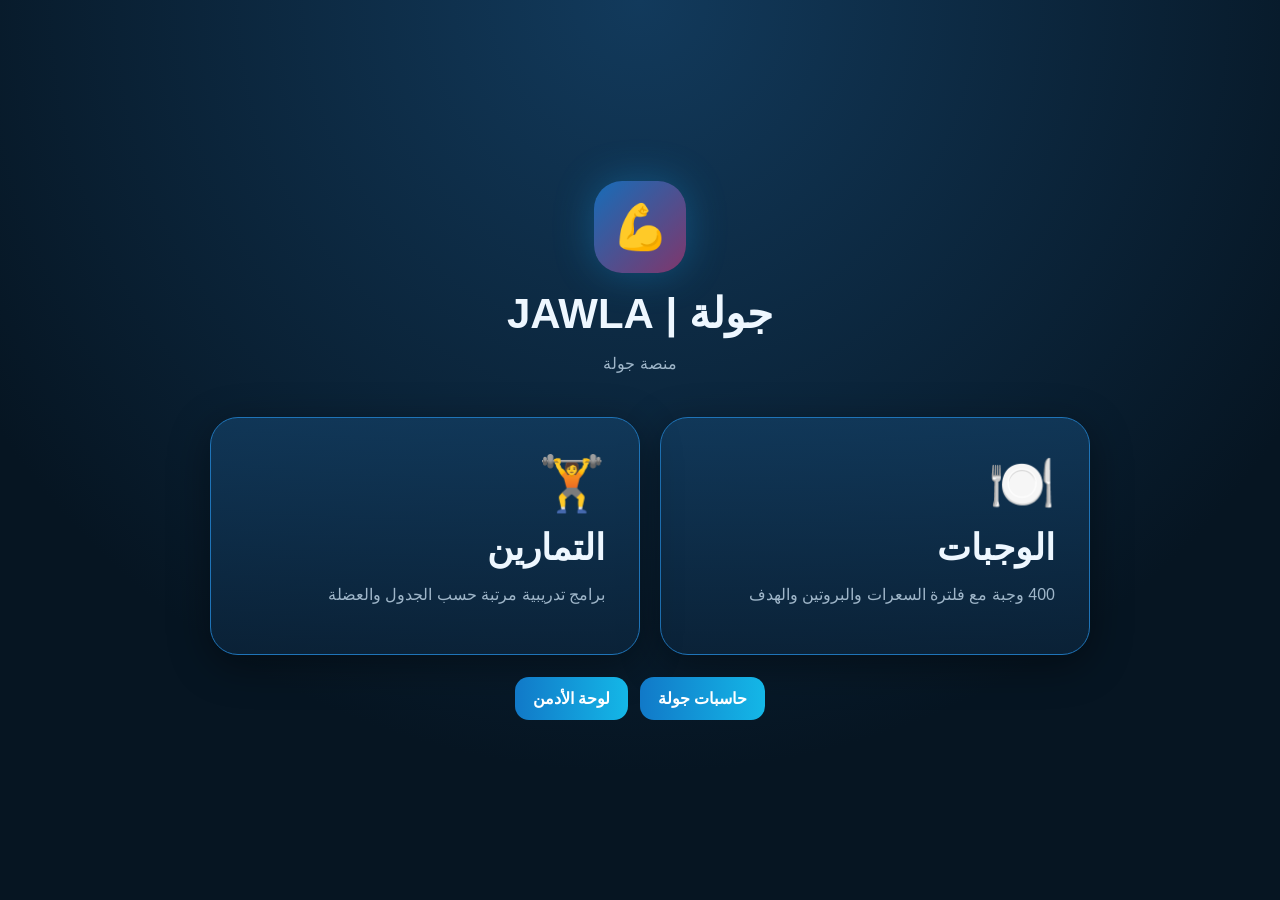
<file: jawla-free-site/index.html>
<!doctype html><html lang="ar" dir="rtl"><head><meta charset="UTF-8"><meta name="viewport" content="width=device-width,initial-scale=1"><title>Jawla Free</title><link rel="stylesheet" href="css/style.css"></head><body><div class="bg"></div><main class="home"><div class="brand"><div class="logo"> 💪</div><h1>جولة | JAWLA</h1><p>منصة جولة  </p></div><section class="choose"><a class="big-card meals" href="meals.html"><span>🍽️</span><h2>الوجبات</h2><p>400 وجبة مع فلترة السعرات والبروتين والهدف</p></a><a class="big-card workouts" href="workouts.html"><span>🏋️</span><h2>التمارين</h2><p>برامج تدريبية مرتبة حسب الجدول والعضلة</p></a></section><div class="actions"><a href="calculator.html">حاسبات جولة</a><a href="admin.html">لوحة الأدمن</a></div></main></body></html>
</file>
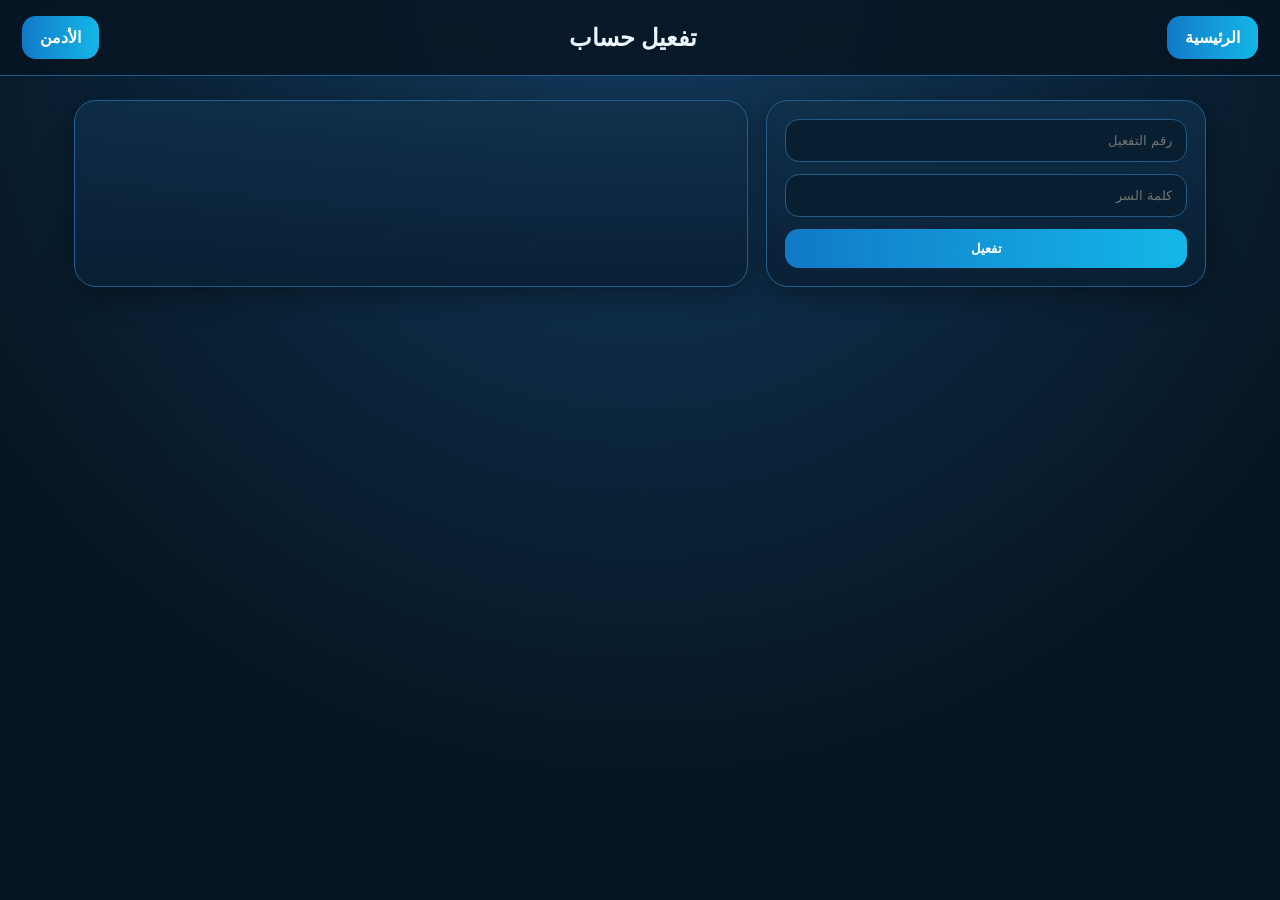
<file: jawla-free-site/accounts.html>
<!doctype html><html lang="ar" dir="rtl"><head><meta charset="UTF-8"><meta name="viewport" content="width=device-width,initial-scale=1"><title>تفعيل جولة</title><link rel="stylesheet" href="css/style.css"></head><body><header class="top"><a href="index.html">الرئيسية</a><h1>تفعيل حساب</h1><a href="admin.html">الأدمن</a></header><main class="container calc"><div class="panel"><input id="code" placeholder="رقم التفعيل"><input id="pass" placeholder="كلمة السر"><button onclick="activate()">تفعيل</button></div><div id="activationResult" class="result"></div></main><script src="js/admin.js"></script></body></html>
</file>
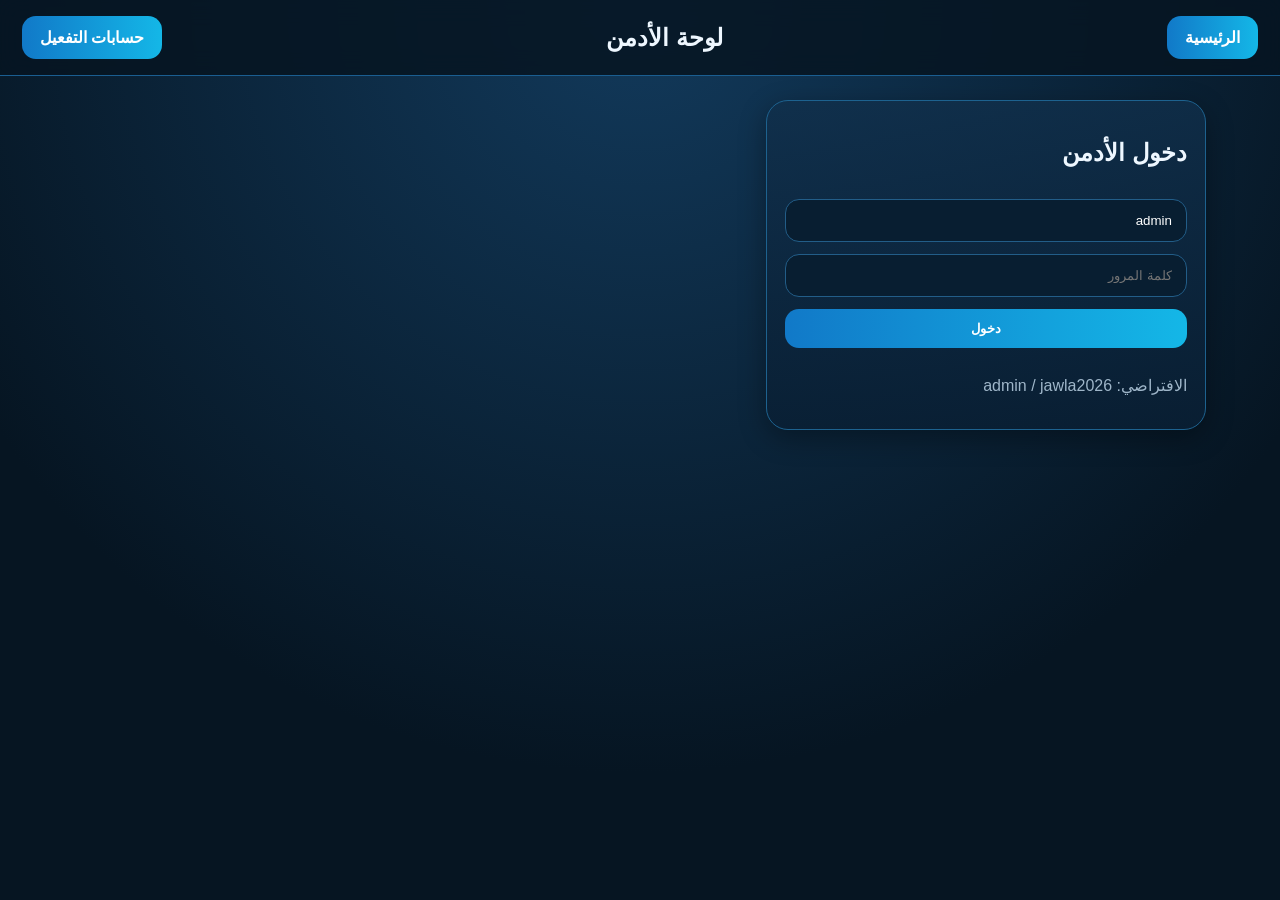
<file: jawla-free-site/admin.html>
<!doctype html><html lang="ar" dir="rtl"><head><meta charset="UTF-8"><meta name="viewport" content="width=device-width,initial-scale=1"><title>أدمن جولة</title><link rel="stylesheet" href="css/style.css"></head><body><header class="top"><a href="index.html">الرئيسية</a><h1>لوحة الأدمن</h1><a href="accounts.html">حسابات التفعيل</a></header><main class="container admin"><div id="login" class="panel"><h2>دخول الأدمن</h2><input id="adminUser" placeholder="اسم المستخدم" value="admin"><input id="adminPass" placeholder="كلمة المرور" type="password"><button onclick="adminLogin()">دخول</button><p class="hint">الافتراضي: admin / jawla2026</p></div><div id="adminPanel" class="panel hidden"><h2>توليد حسابات تفعيل</h2><input id="count" type="number" value="10" min="1" max="500"><select id="months"><option value="1">شهر</option><option value="3">3 شهور</option><option value="6">6 شهور</option><option value="12">سنة</option></select><button onclick="generateAccounts()">توليد</button><button onclick="exportCSV()">تصدير CSV</button><button onclick="clearAccounts()" class="danger">حذف الكل</button><div id="accountStats" class="stats"></div><div class="tableWrap"><table><thead><tr><th>الكود</th><th>كلمة السر</th><th>المدة</th><th>الحالة</th></tr></thead><tbody id="accountsBody"></tbody></table></div></div></main><script src="js/admin.js"></script></body></html>
</file>
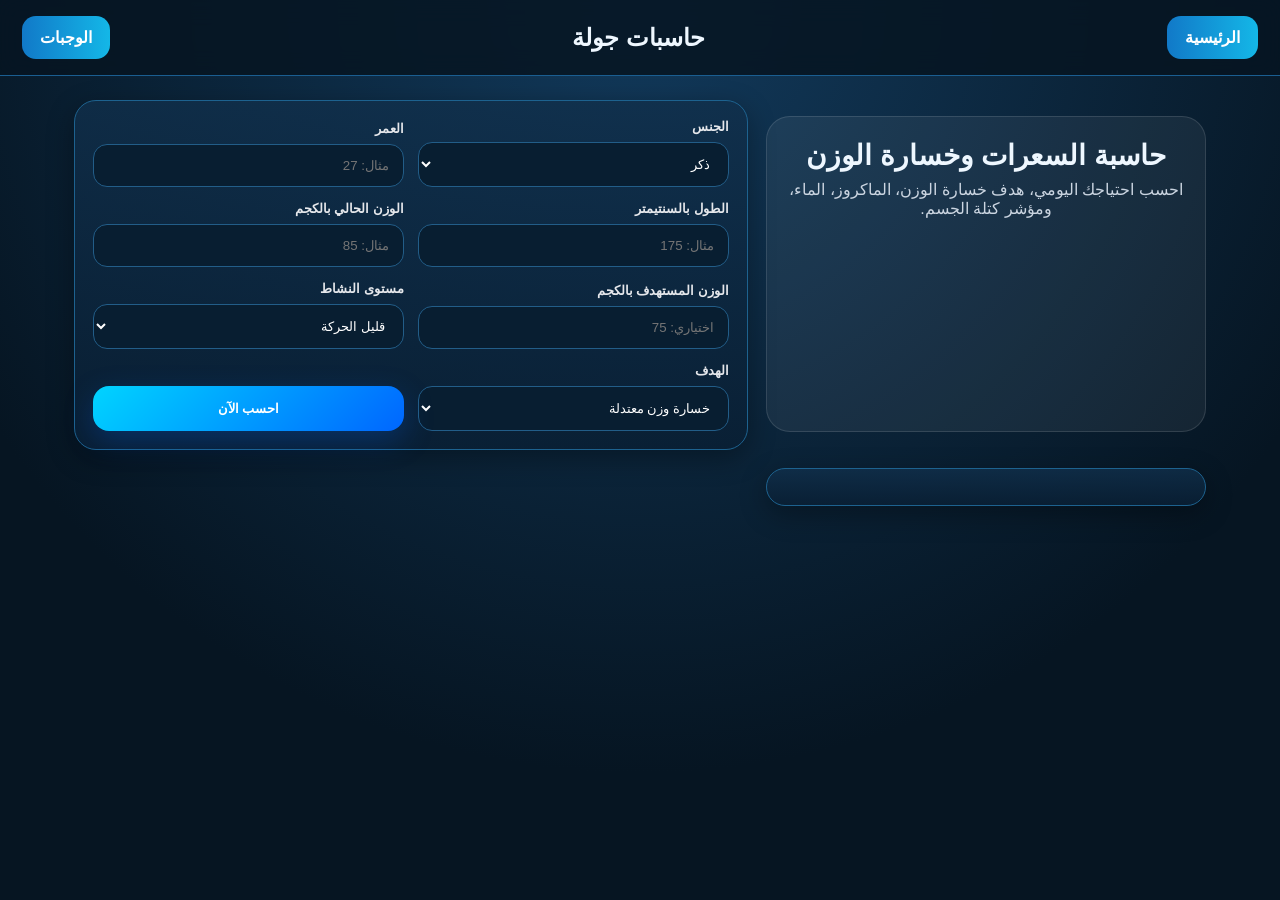
<file: jawla-free-site/calculator.html>
<!doctype html>
<html lang="ar" dir="rtl">
<head>
  <meta charset="UTF-8">
  <meta name="viewport" content="width=device-width,initial-scale=1">
  <title>حاسبات جولة</title>
  <link rel="stylesheet" href="css/style.css">
</head>
<body>
<header class="top">
  <a href="index.html">الرئيسية</a>
  <h1>حاسبات جولة</h1>
  <a href="meals.html">الوجبات</a>
</header>

<main class="container calc">
  <section class="hero-mini">
    <h2>حاسبة السعرات وخسارة الوزن</h2>
    <p>احسب احتياجك اليومي، هدف خسارة الوزن، الماكروز، الماء، ومؤشر كتلة الجسم.</p>
  </section>

  <div class="panel calc-grid">
    <label>الجنس
      <select id="gender">
        <option value="male">ذكر</option>
        <option value="female">أنثى</option>
      </select>
    </label>

    <label>العمر
      <input id="age" type="number" placeholder="مثال: 27" min="10" max="90">
    </label>

    <label>الطول بالسنتيمتر
      <input id="height" type="number" placeholder="مثال: 175" min="120" max="230">
    </label>

    <label>الوزن الحالي بالكجم
      <input id="weight" type="number" placeholder="مثال: 85" min="30" max="250" step="0.1">
    </label>

    <label>الوزن المستهدف بالكجم
      <input id="goalWeight" type="number" placeholder="اختياري: 75" min="30" max="250" step="0.1">
    </label>

    <label>مستوى النشاط
      <select id="activity">
        <option value="1.2">قليل الحركة</option>
        <option value="1.375">نشاط خفيف</option>
        <option value="1.55">نشاط متوسط</option>
        <option value="1.725">نشاط عالي</option>
        <option value="1.9">نشاط عالي جداً</option>
      </select>
    </label>

    <label>الهدف
      <select id="target">
        <option value="lossModerate">خسارة وزن معتدلة</option>
        <option value="lossFast">خسارة وزن سريعة</option>
        <option value="cut">تنشيف</option>
        <option value="maintain">المحافظة على الوزن</option>
        <option value="leanBulk">بناء عضل نظيف</option>
        <option value="bulk">تضخيم سريع</option>
      </select>
    </label>

    <button class="primary-btn" onclick="calc()">احسب الآن</button>
  </div>

  <div id="result" class="result"></div>
</main>
<script src="js/calculator.js"></script>
</body>
</html>
</file>
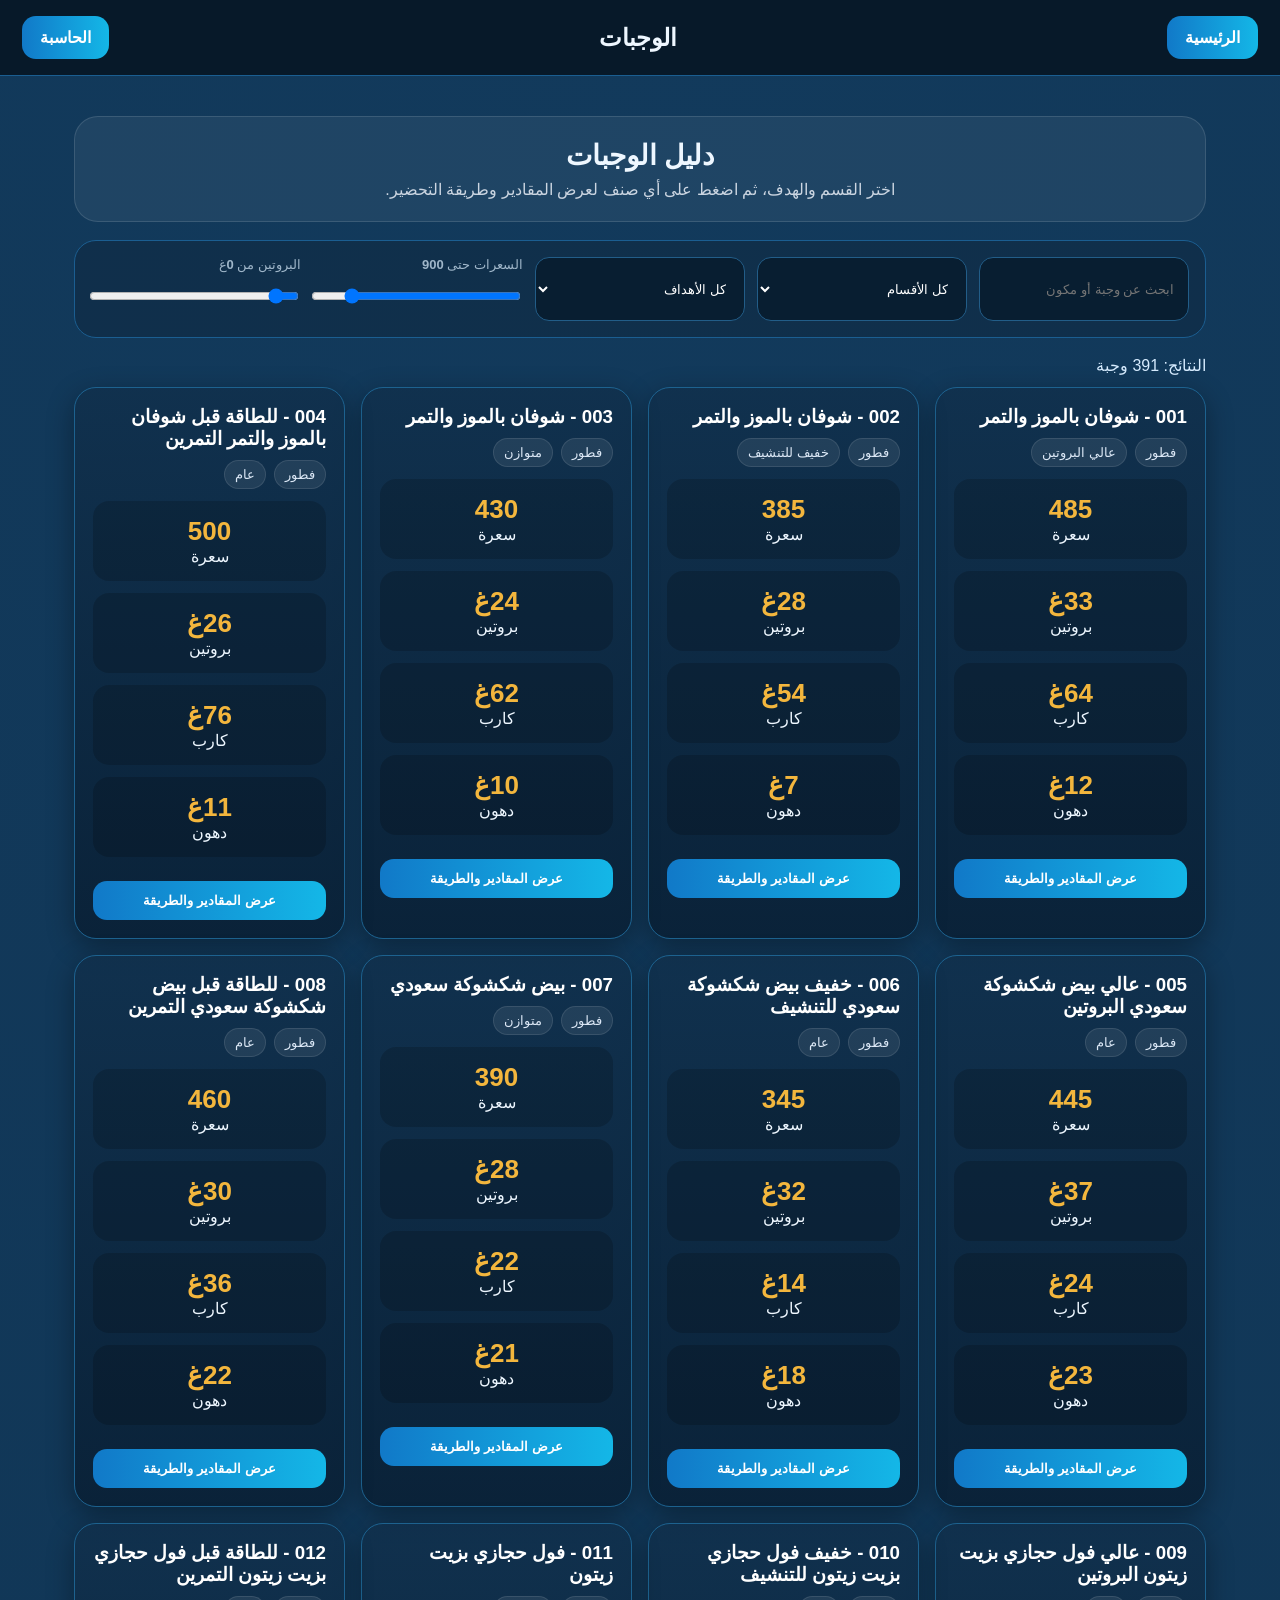
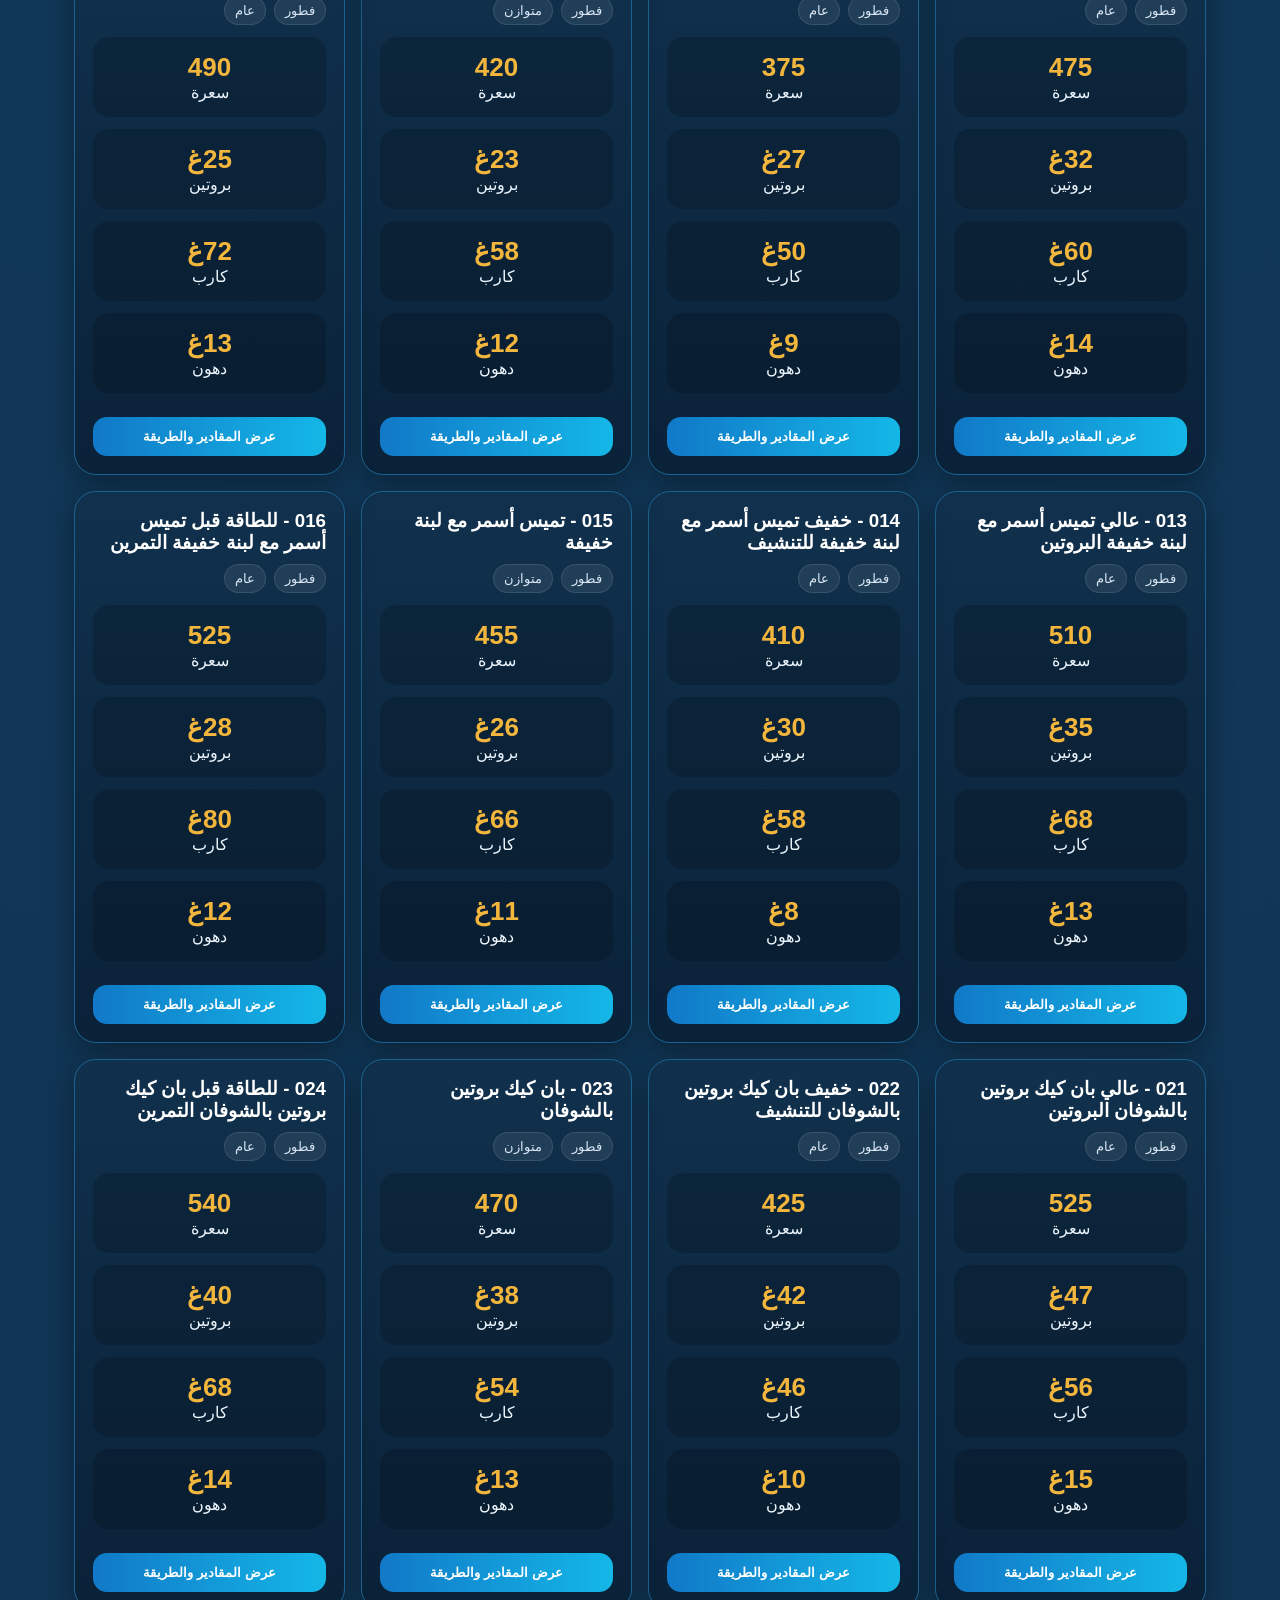
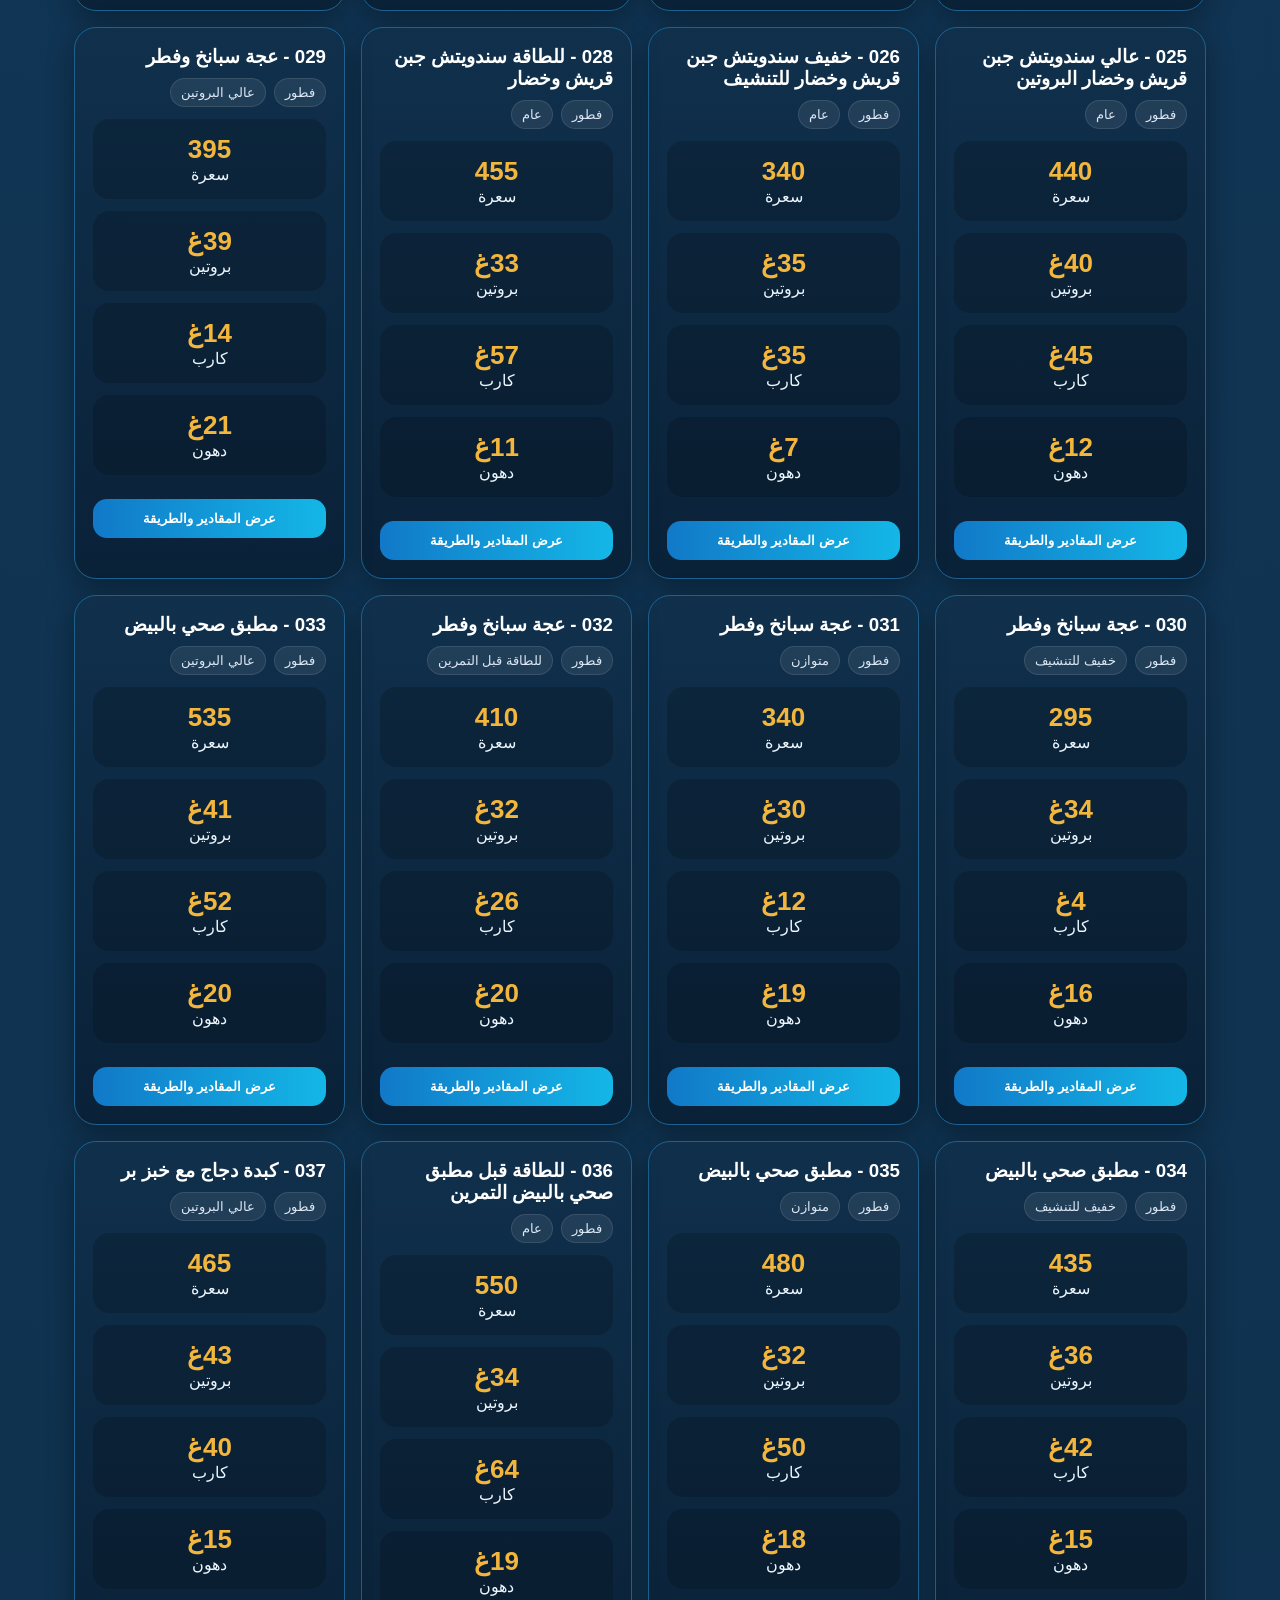
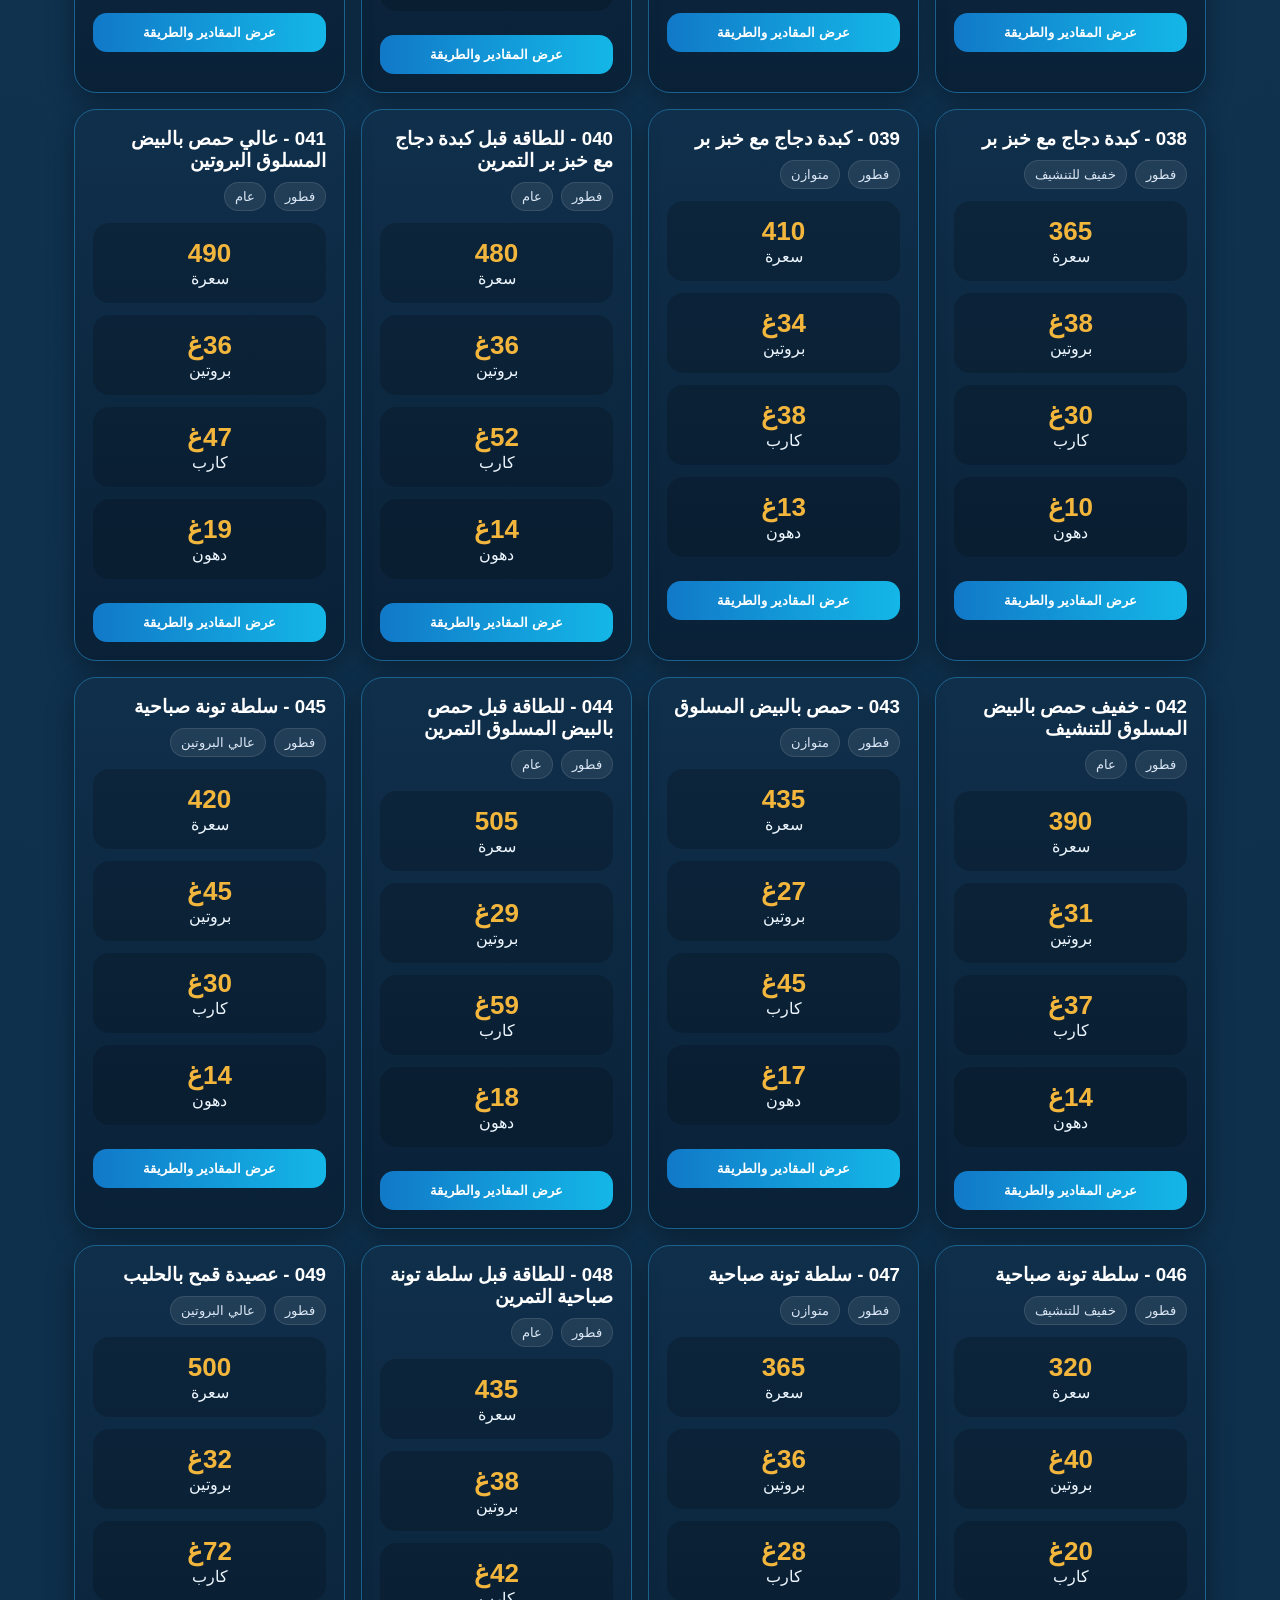
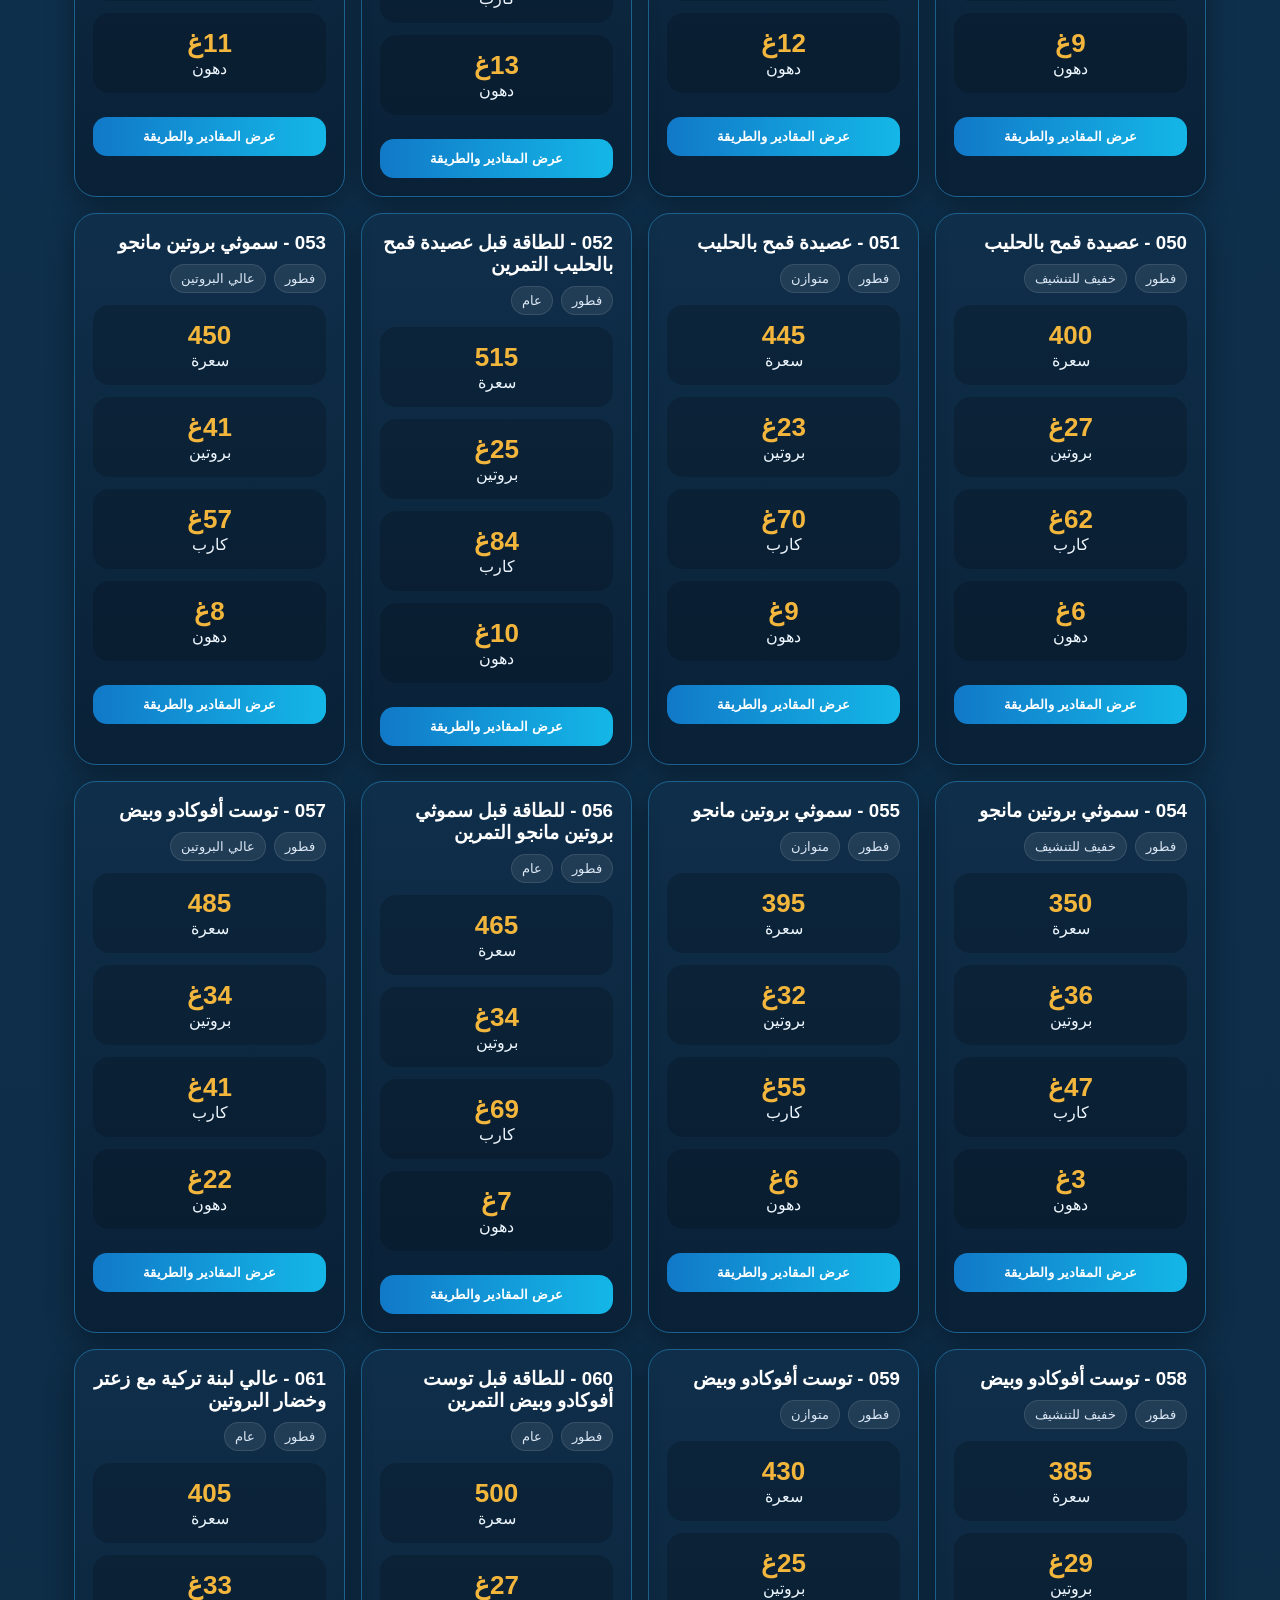
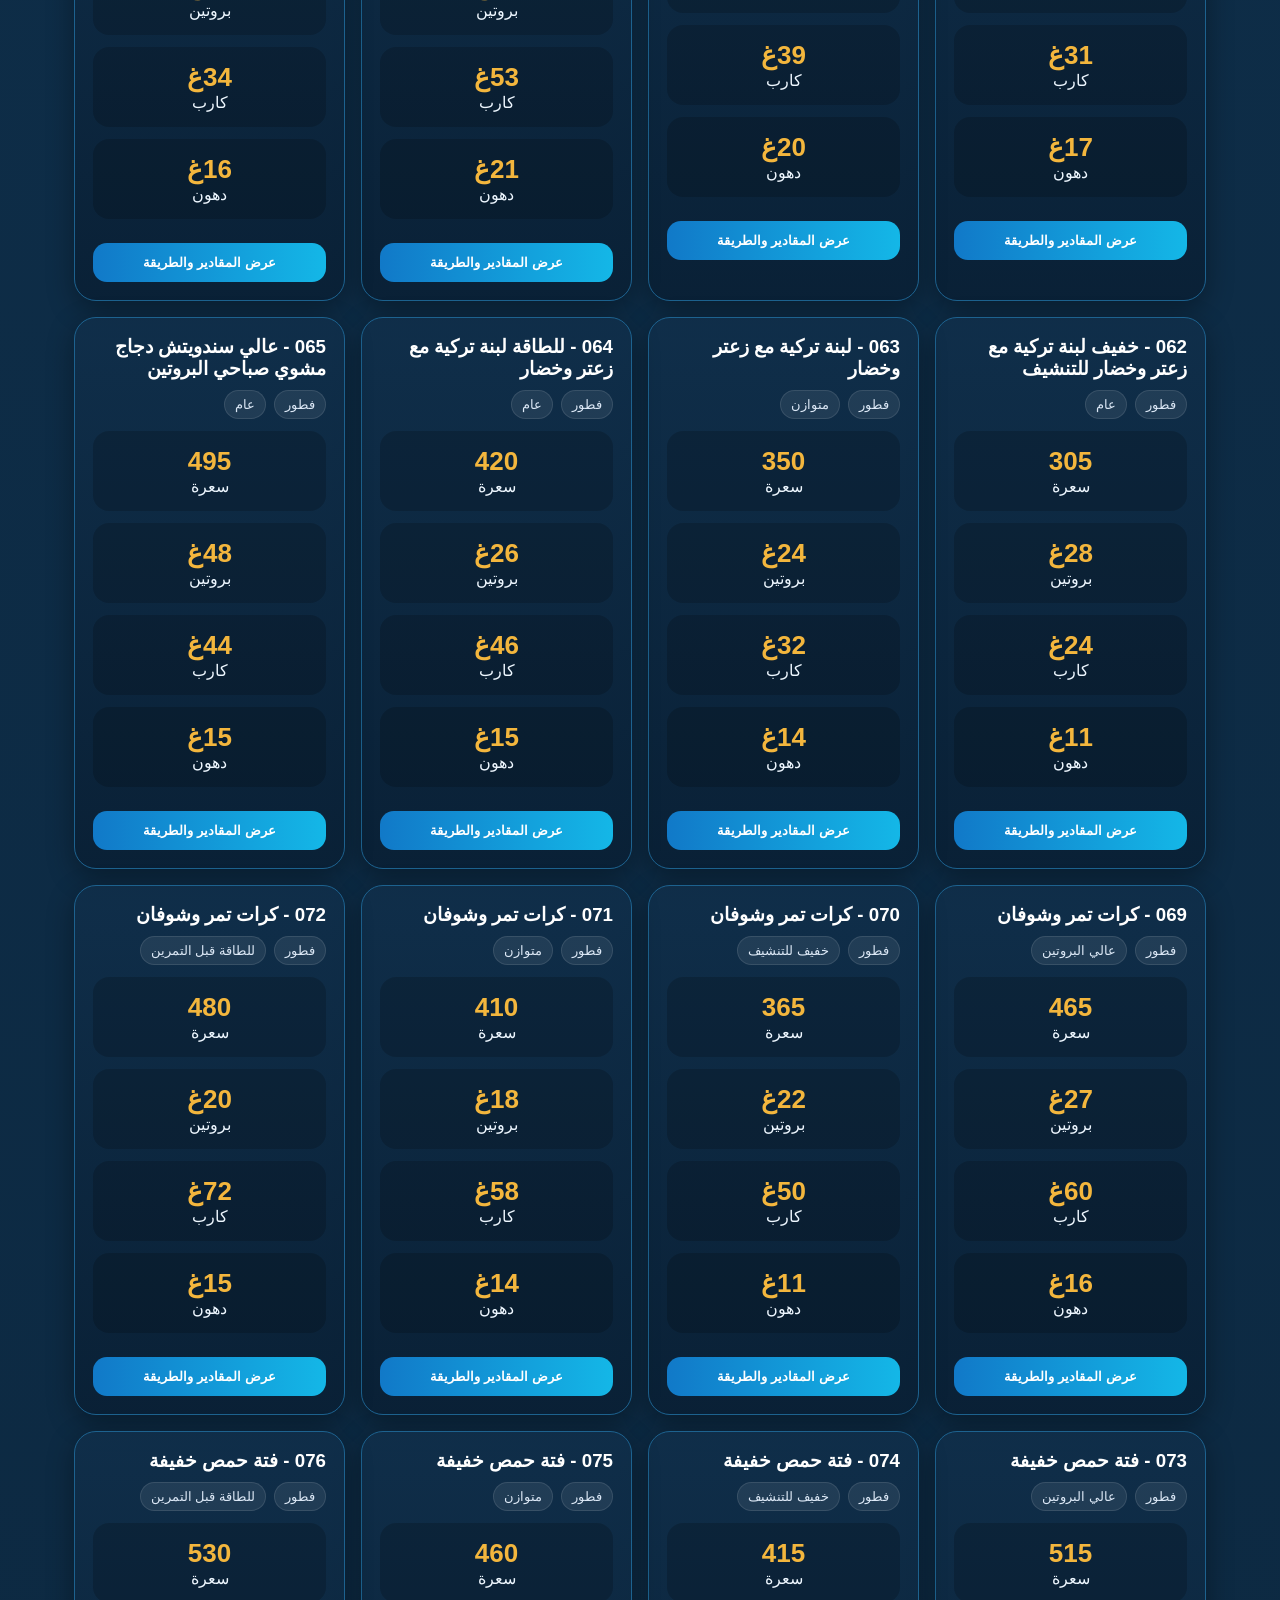
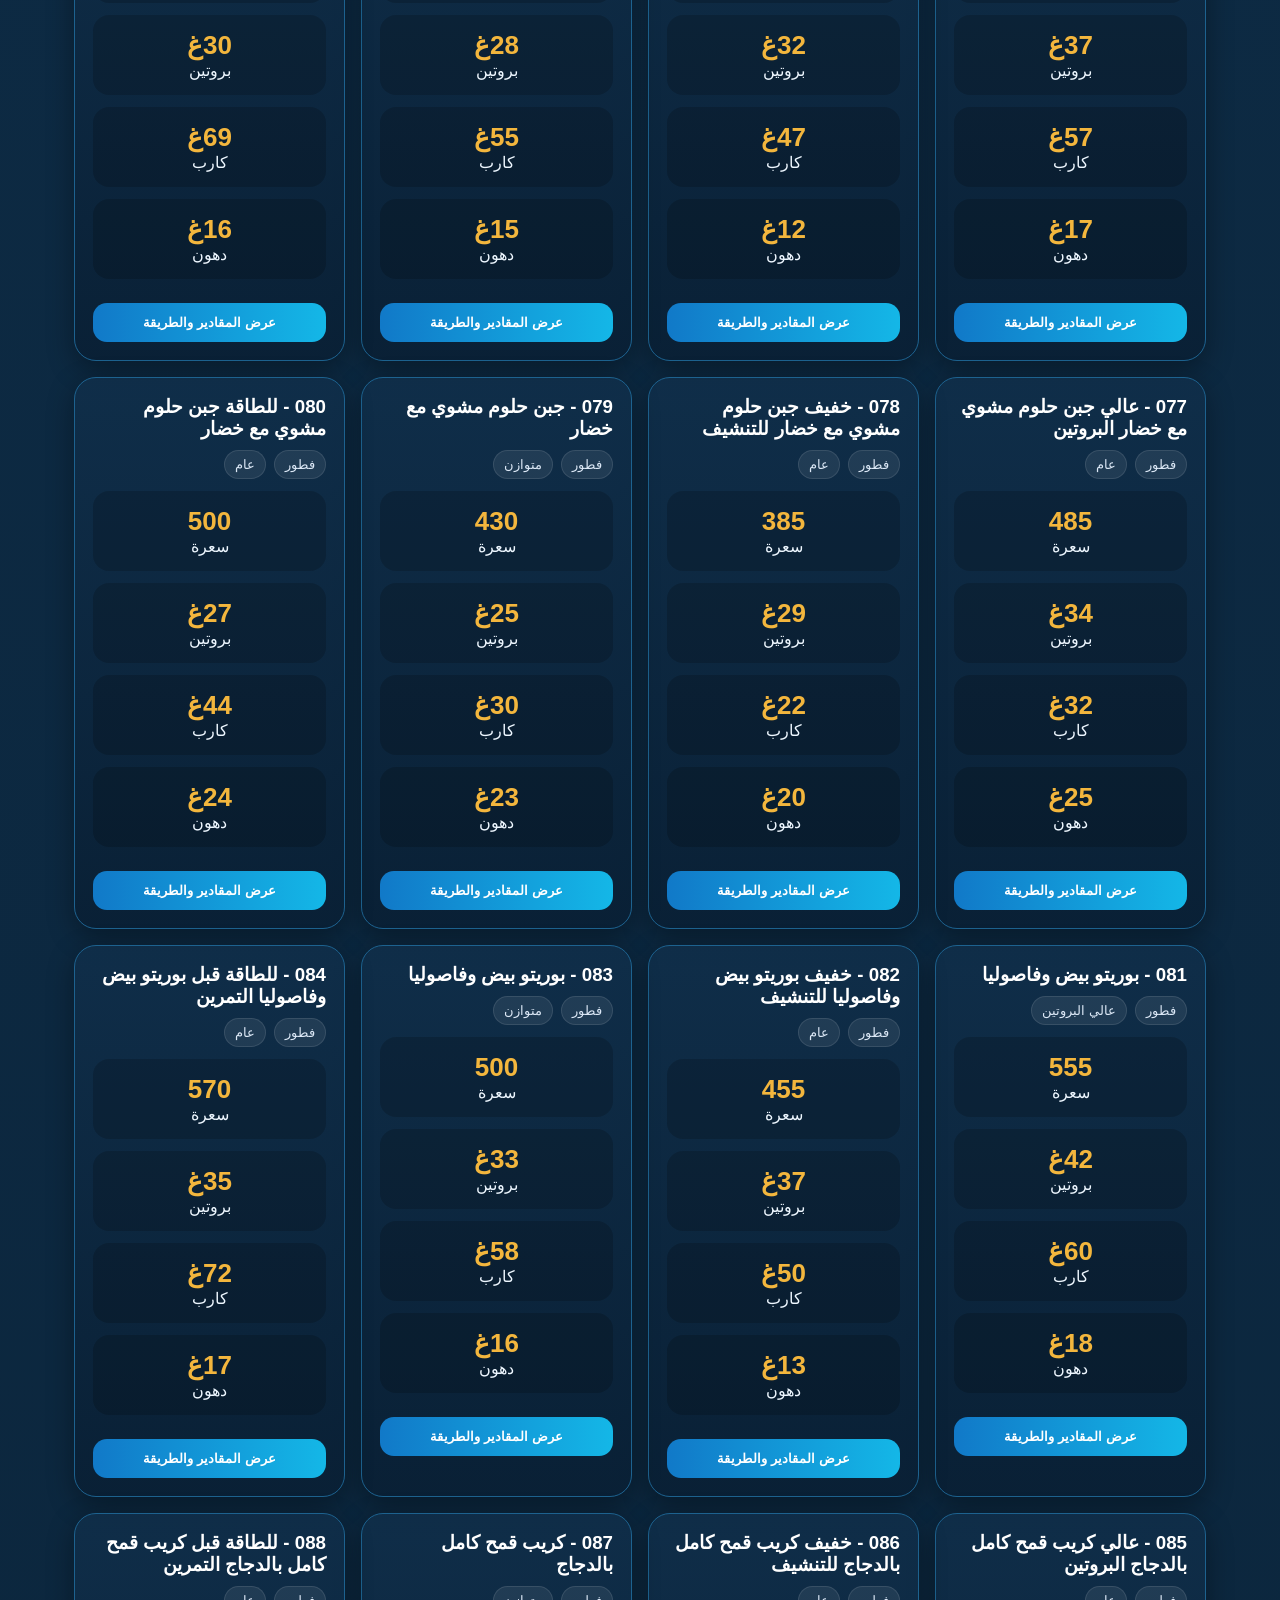
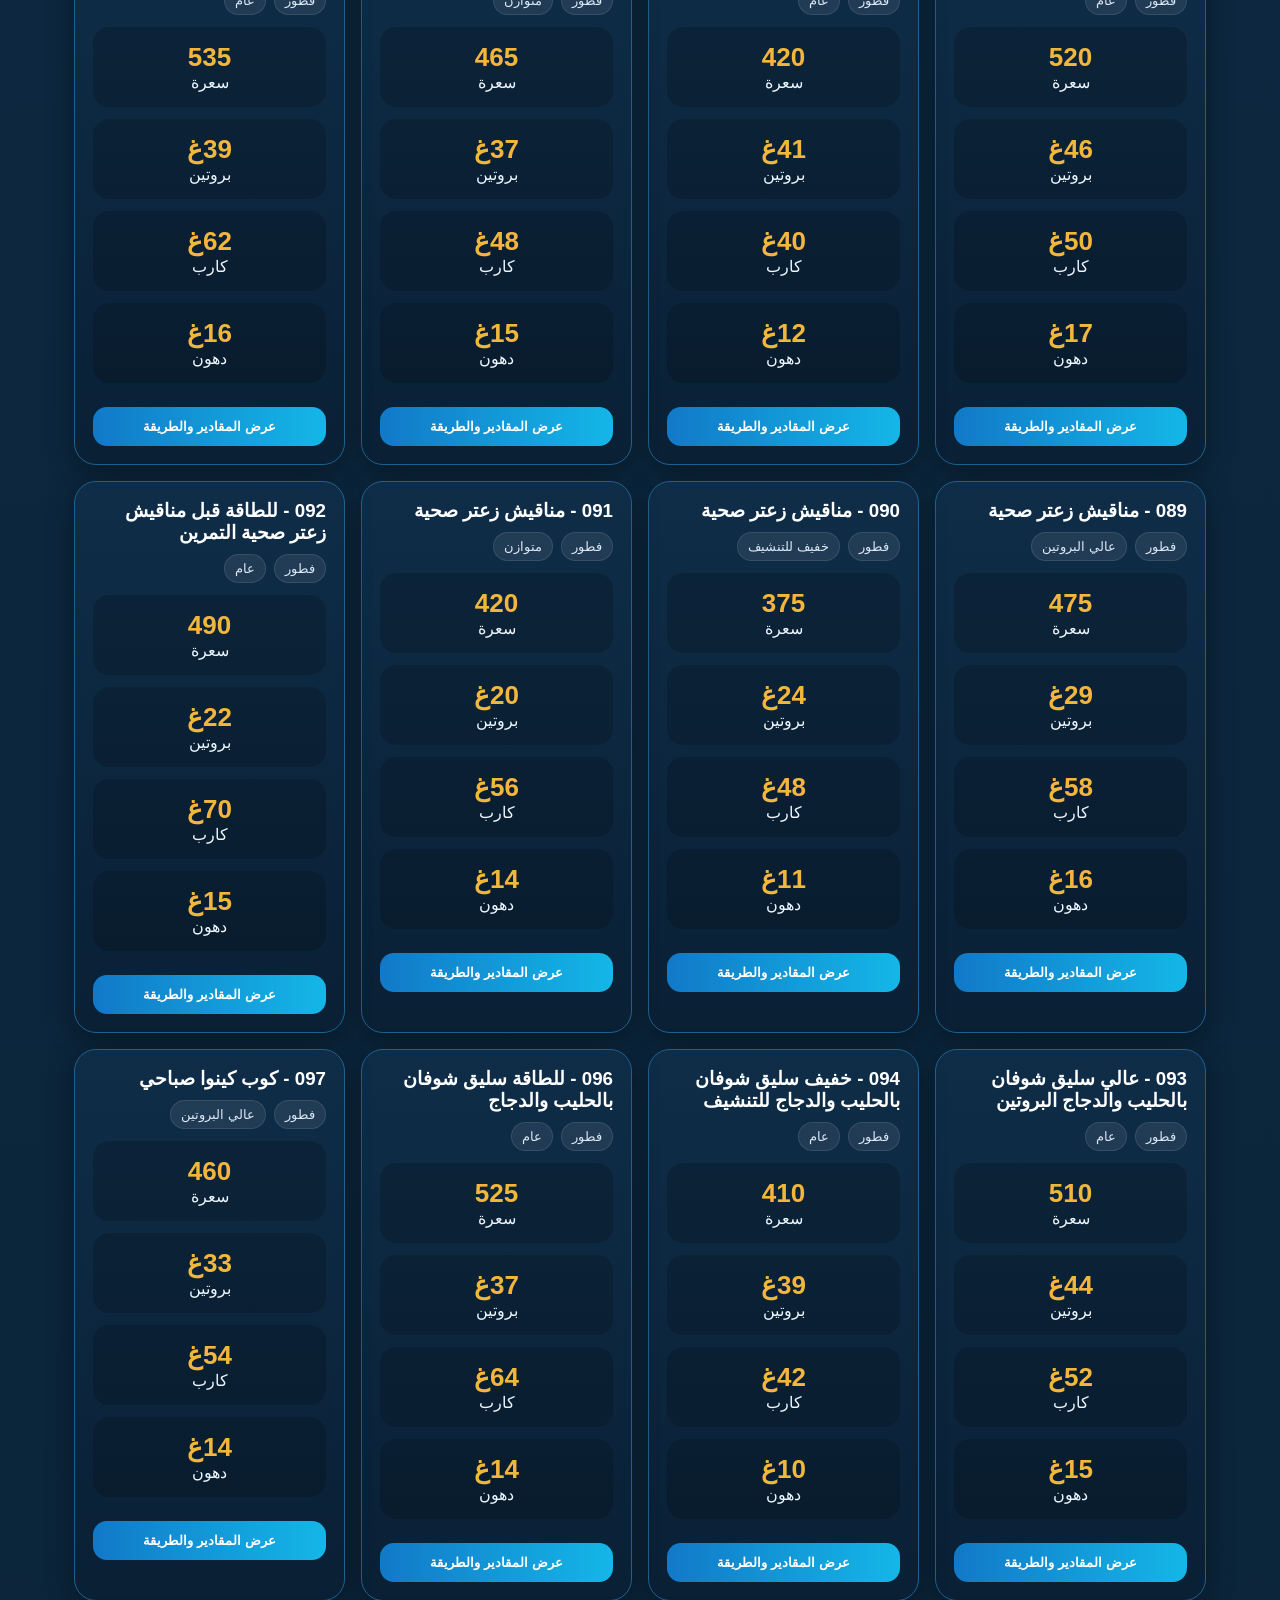
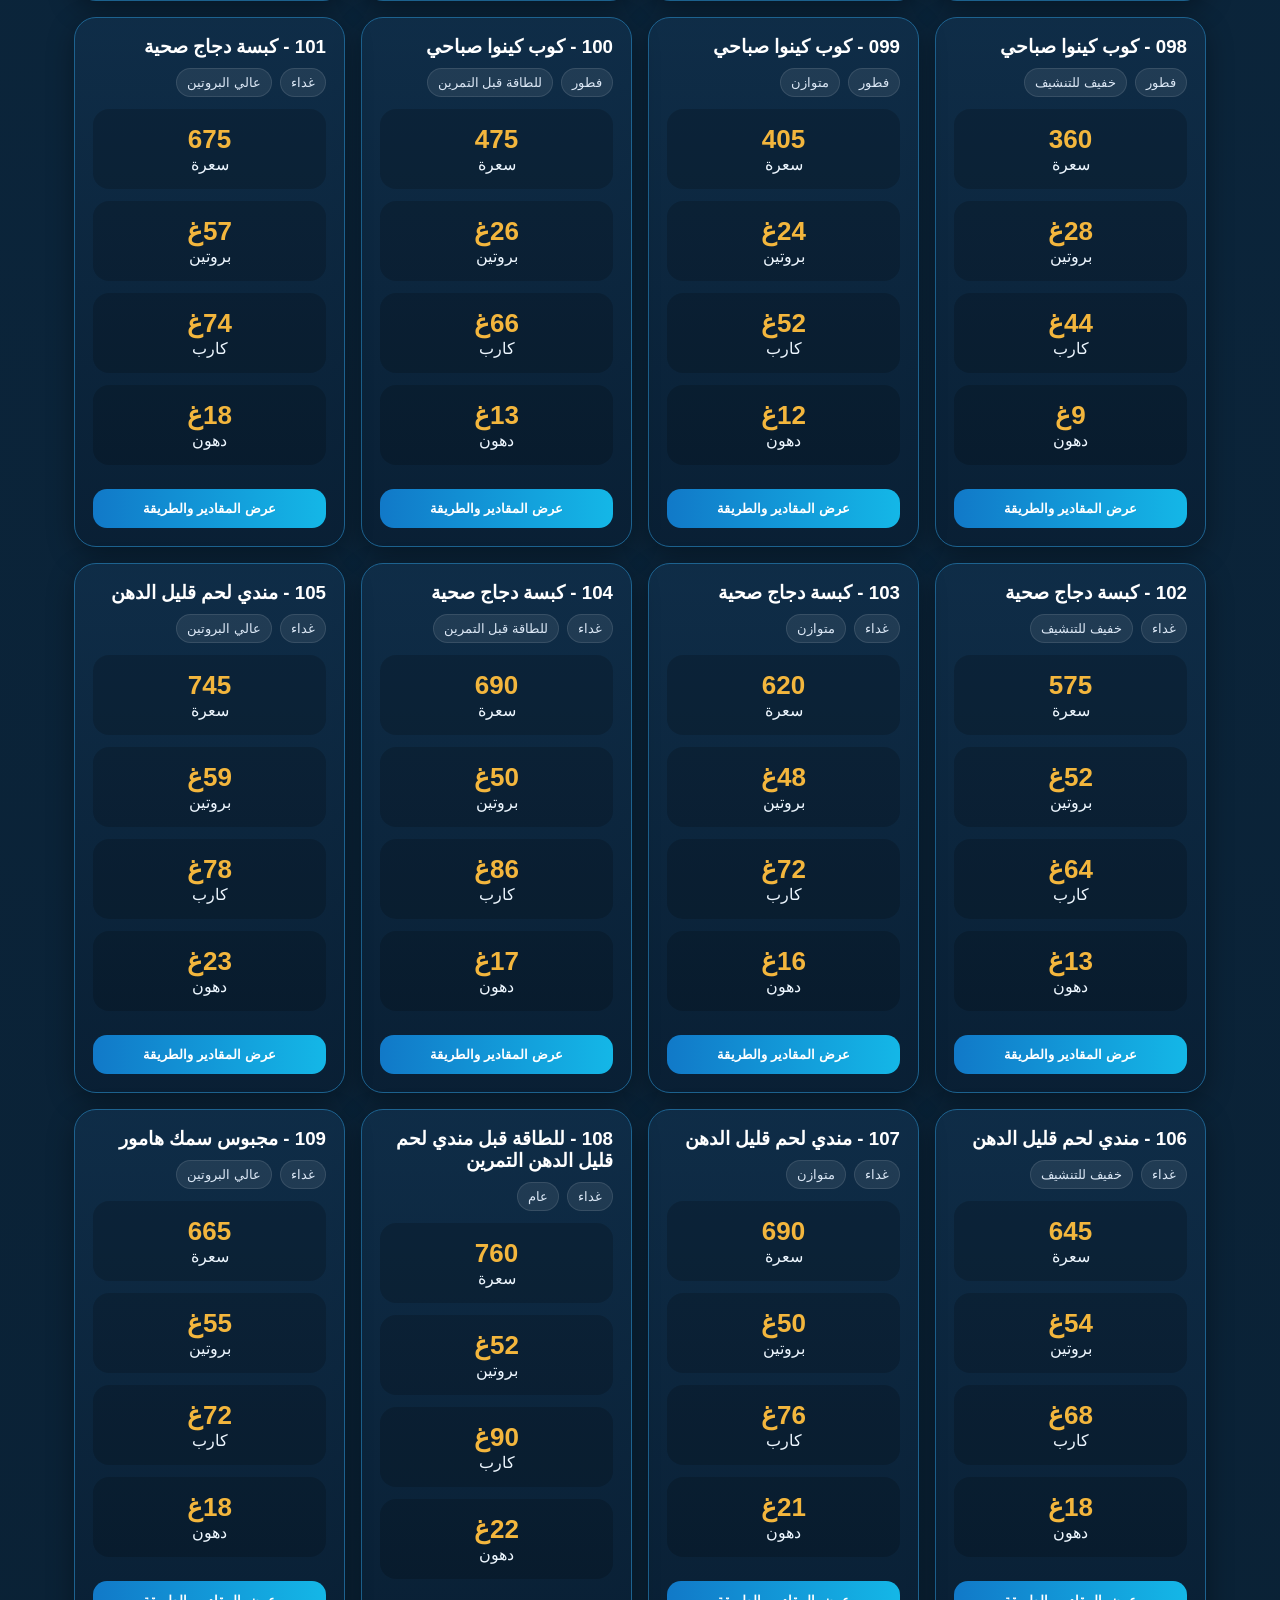
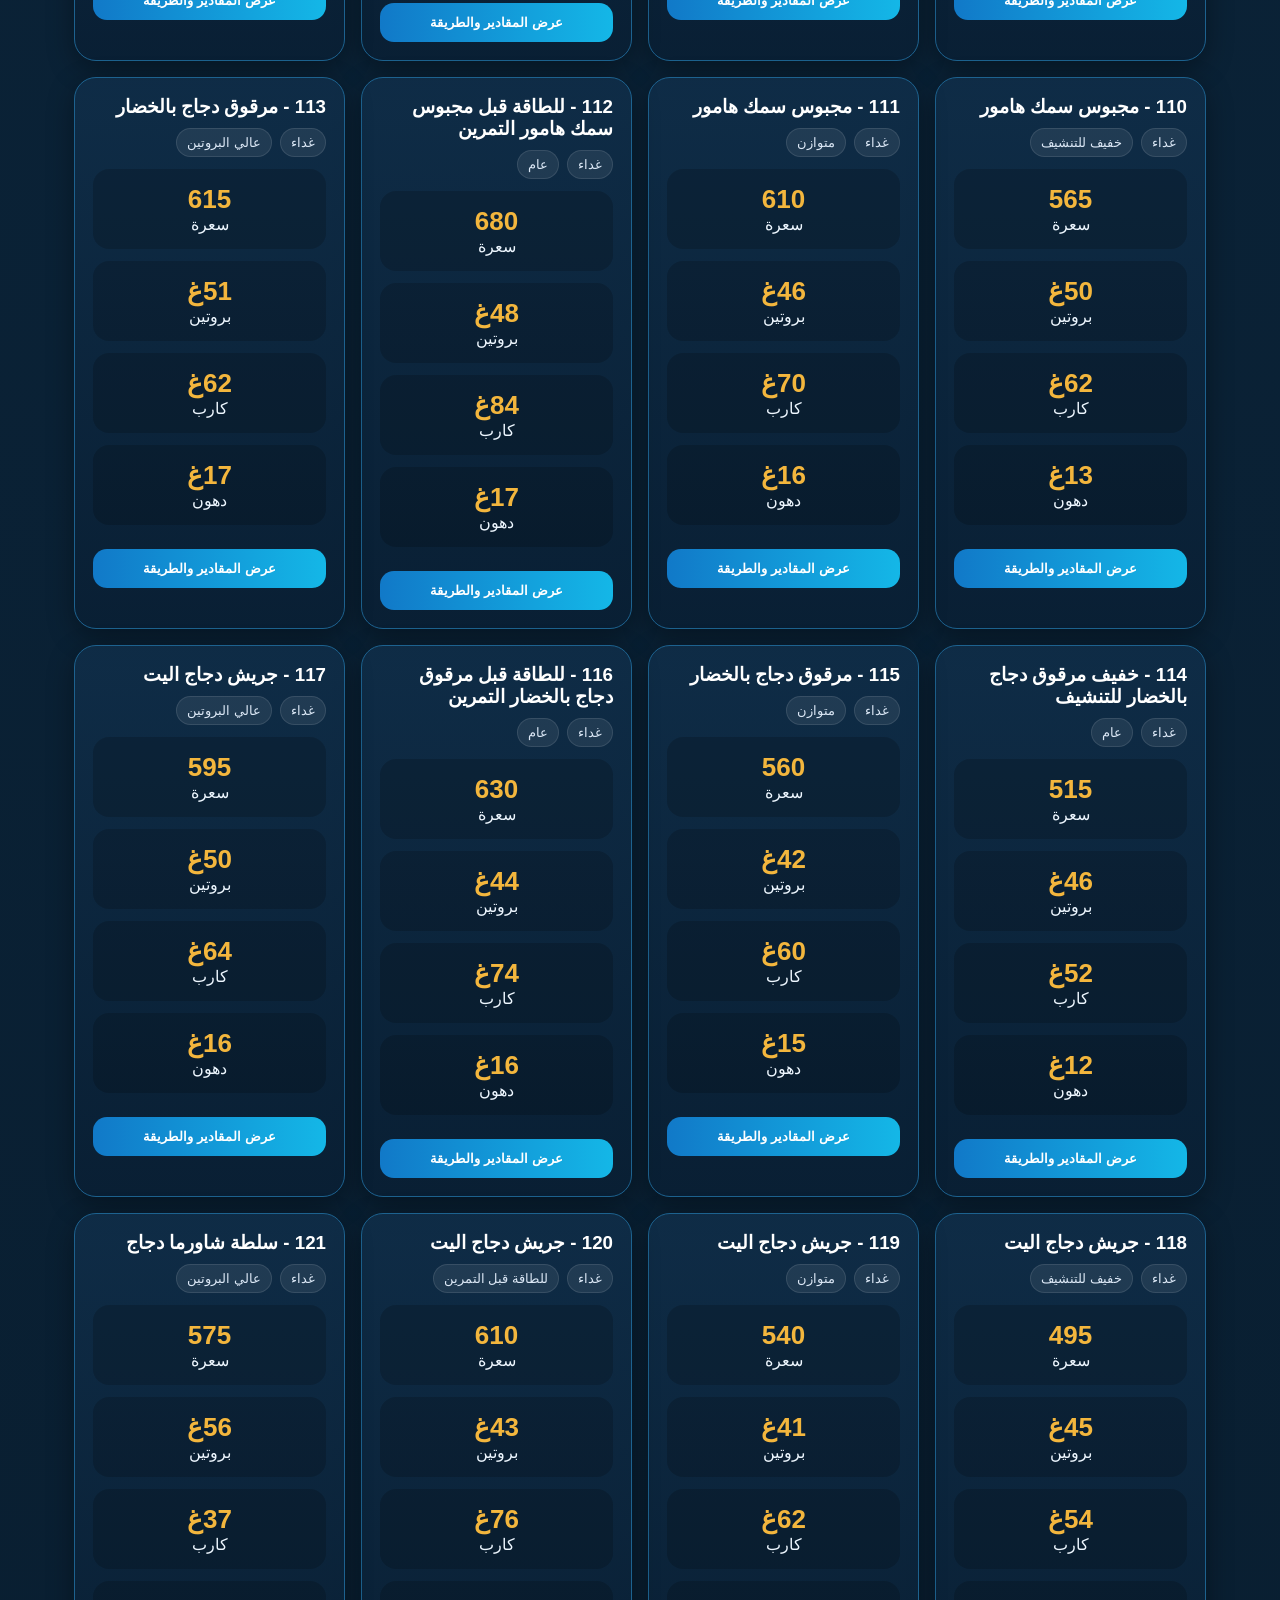
<file: jawla-free-site/meals.html>
<!doctype html><html lang="ar" dir="rtl"><head><meta charset="UTF-8"><meta name="viewport" content="width=device-width,initial-scale=1"><title>وجبات جولة</title><link rel="stylesheet" href="css/style.css"></head><body><header class="top"><a href="index.html">الرئيسية</a><h1>الوجبات</h1><a href="calculator.html">الحاسبة</a></header><main class="container"><section class="hero-mini"><h2>دليل الوجبات</h2><p>اختر القسم والهدف، ثم اضغط على أي صنف لعرض المقادير وطريقة التحضير.</p></section><div class="filters"><input id="q" placeholder="ابحث عن وجبة أو مكون"><select id="cat"><option value="">كل الأقسام</option><option>فطور</option><option>غداء</option><option>سناك</option><option>عشاء</option></select><select id="goal"><option value="">كل الأهداف</option><option>عالي البروتين</option><option>خفيف للتنشيف</option><option>متوازن</option><option>للطاقة قبل التمرين</option><option>عام</option></select><label>السعرات حتى <b id="calVal">900</b><input id="cal" type="range" min="100" max="1000" value="900"></label><label>البروتين من <b id="proVal">0</b>غ<input id="pro" type="range" min="0" max="80" value="0"></label></div><p id="stats" class="stats"></p><div id="grid" class="grid"></div></main><script src="js/meals-data.js"></script><script src="js/app.js"></script></body></html>
</file>
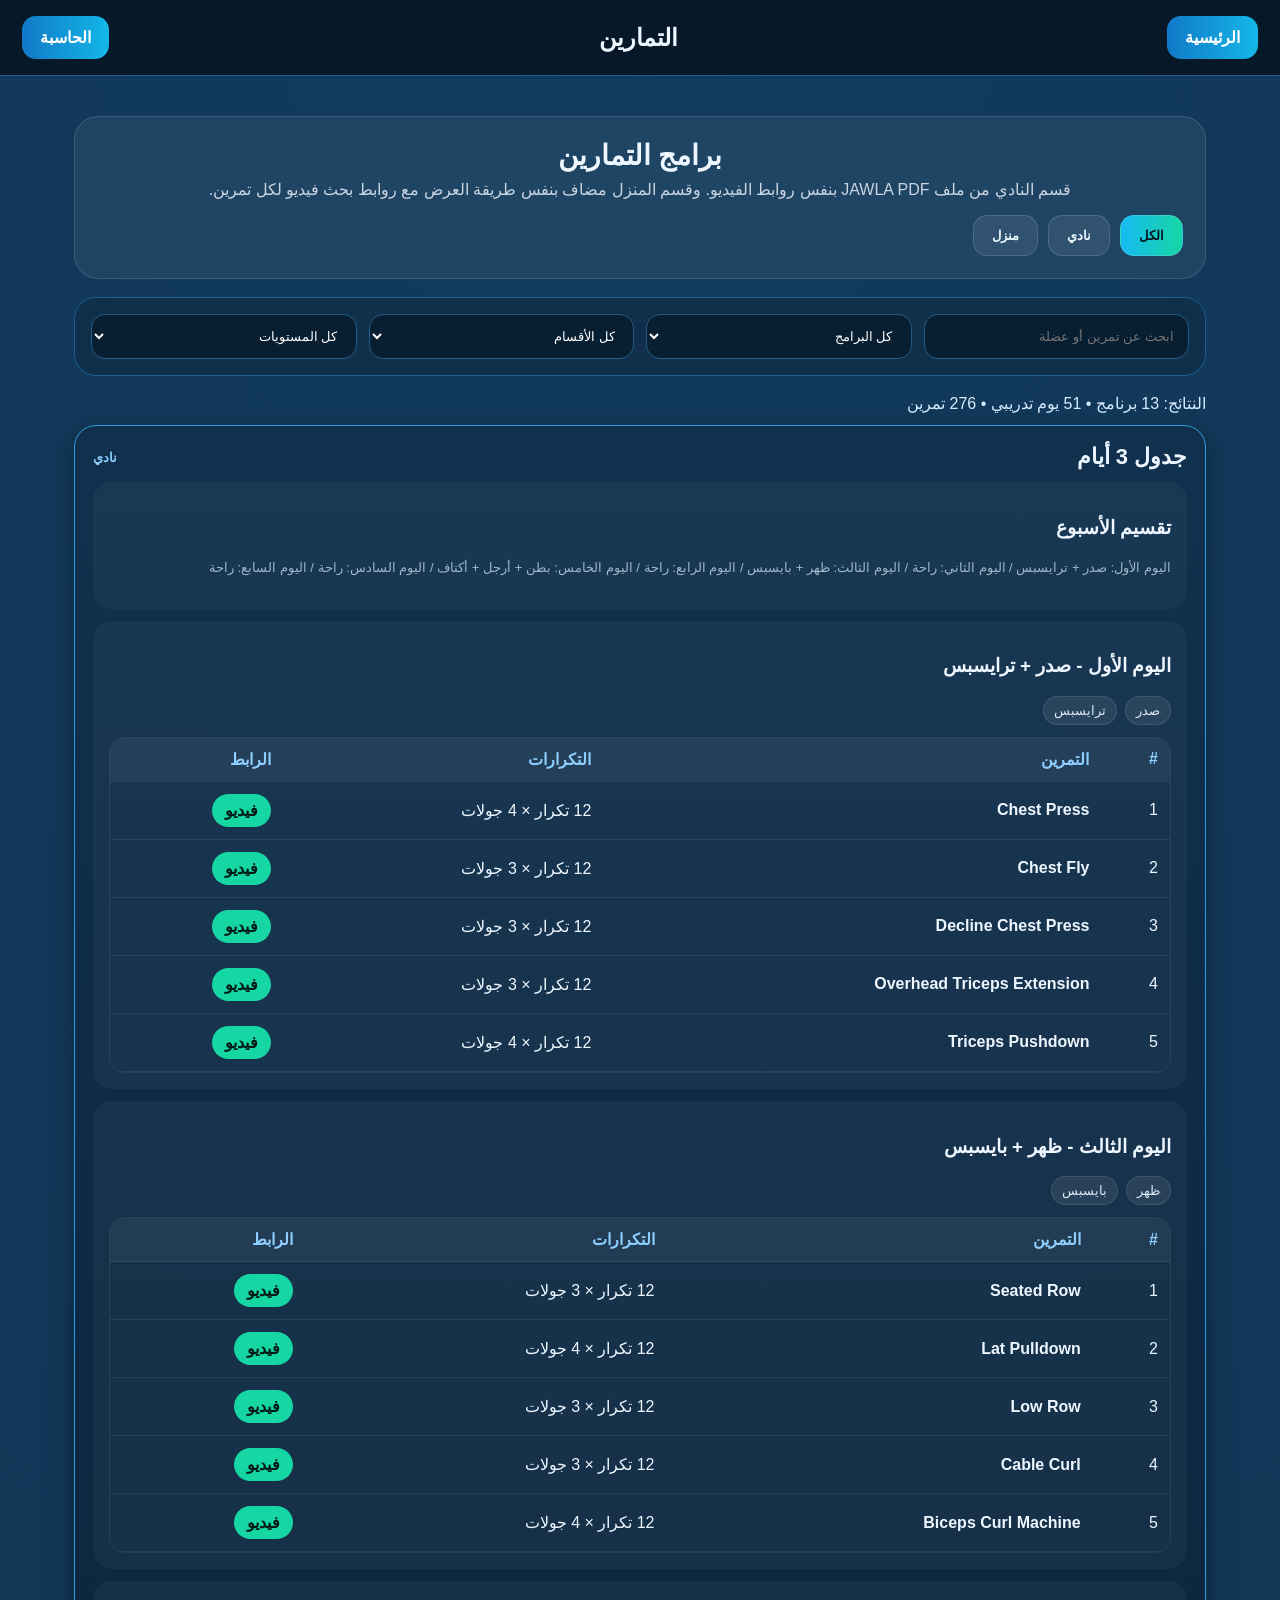
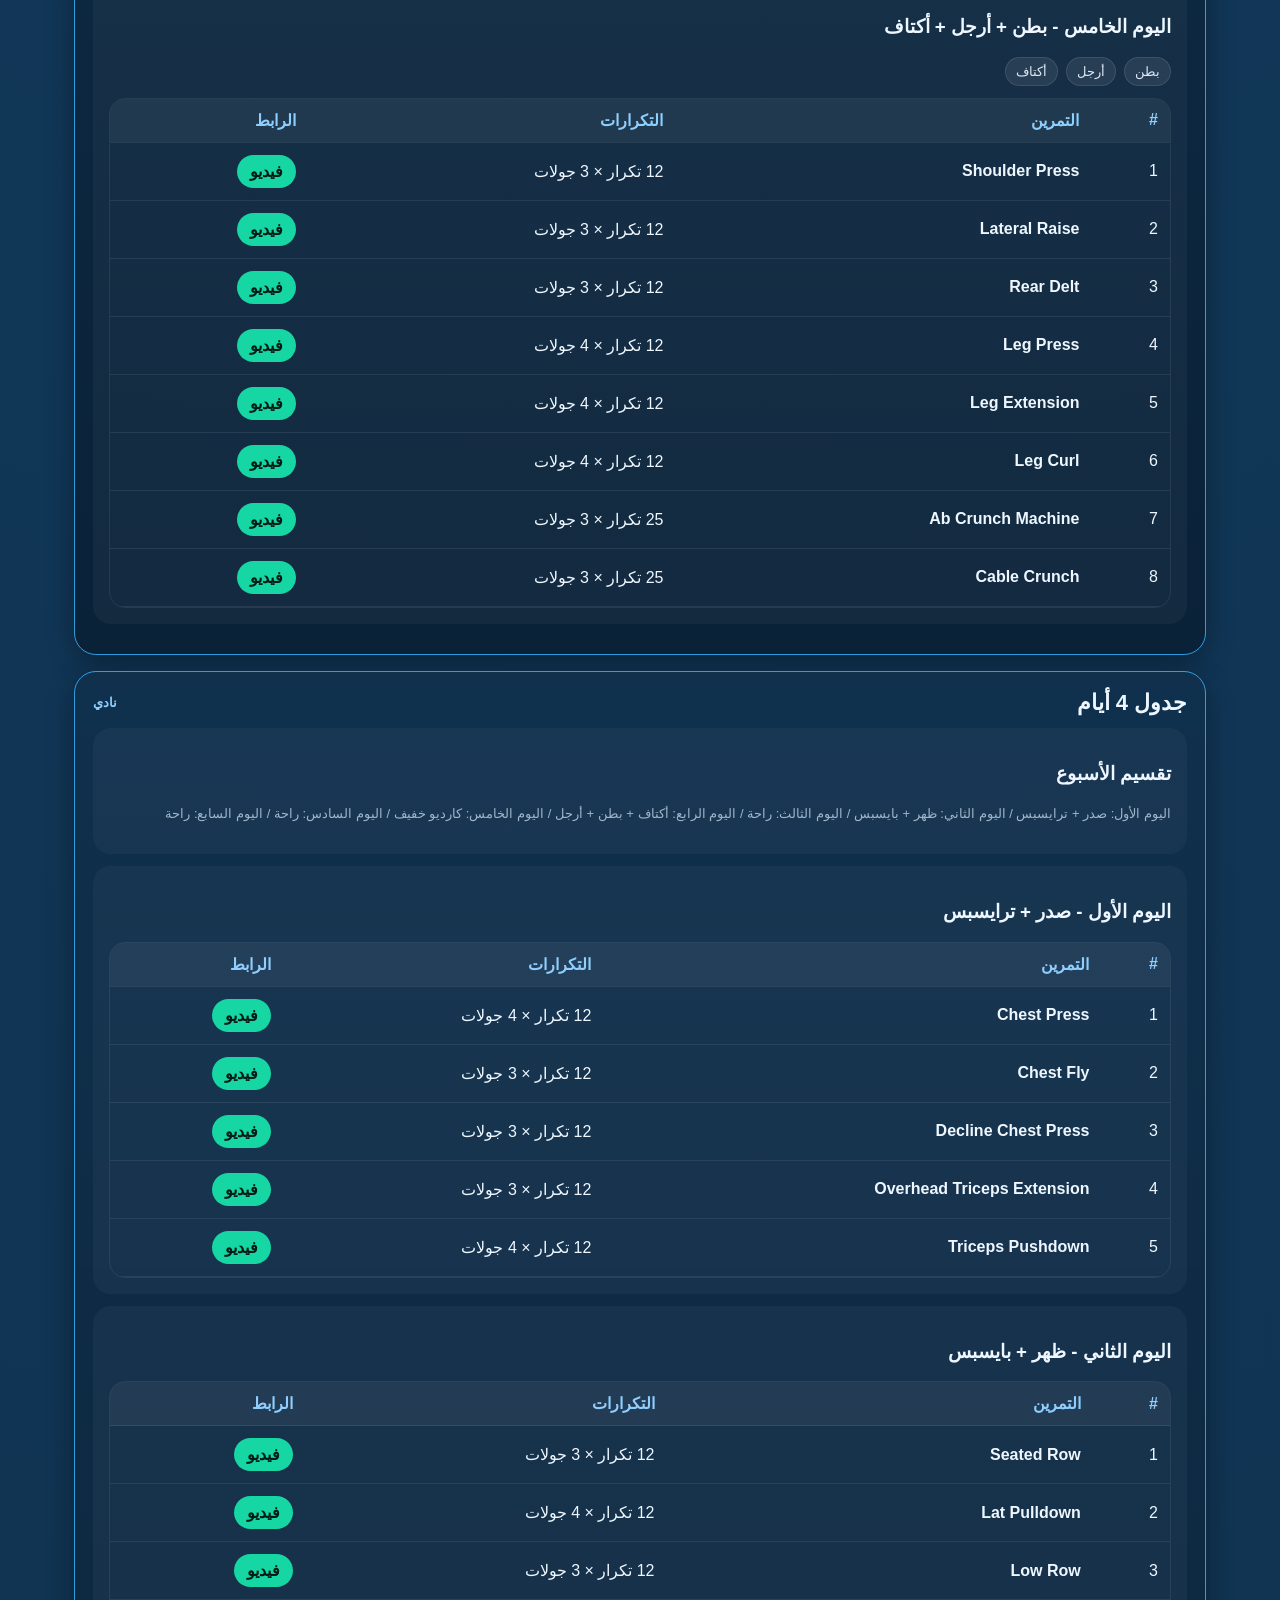
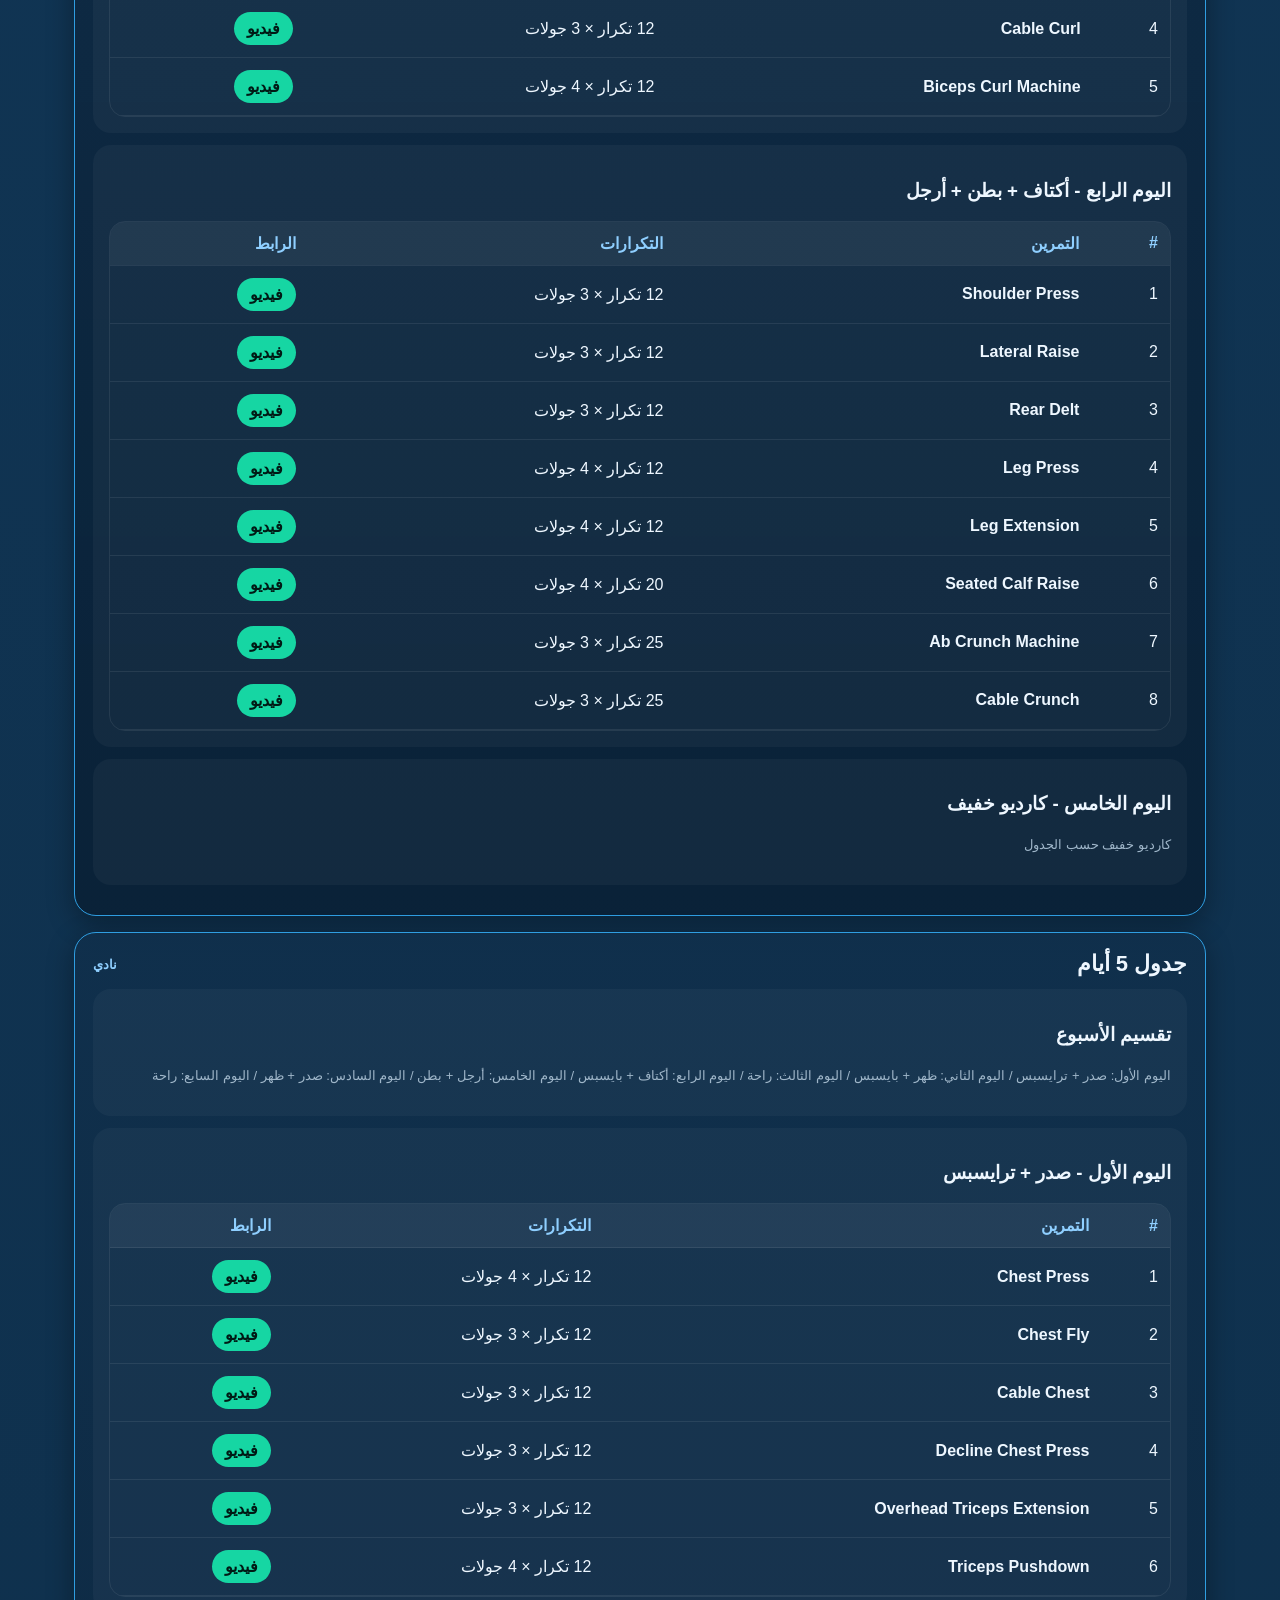
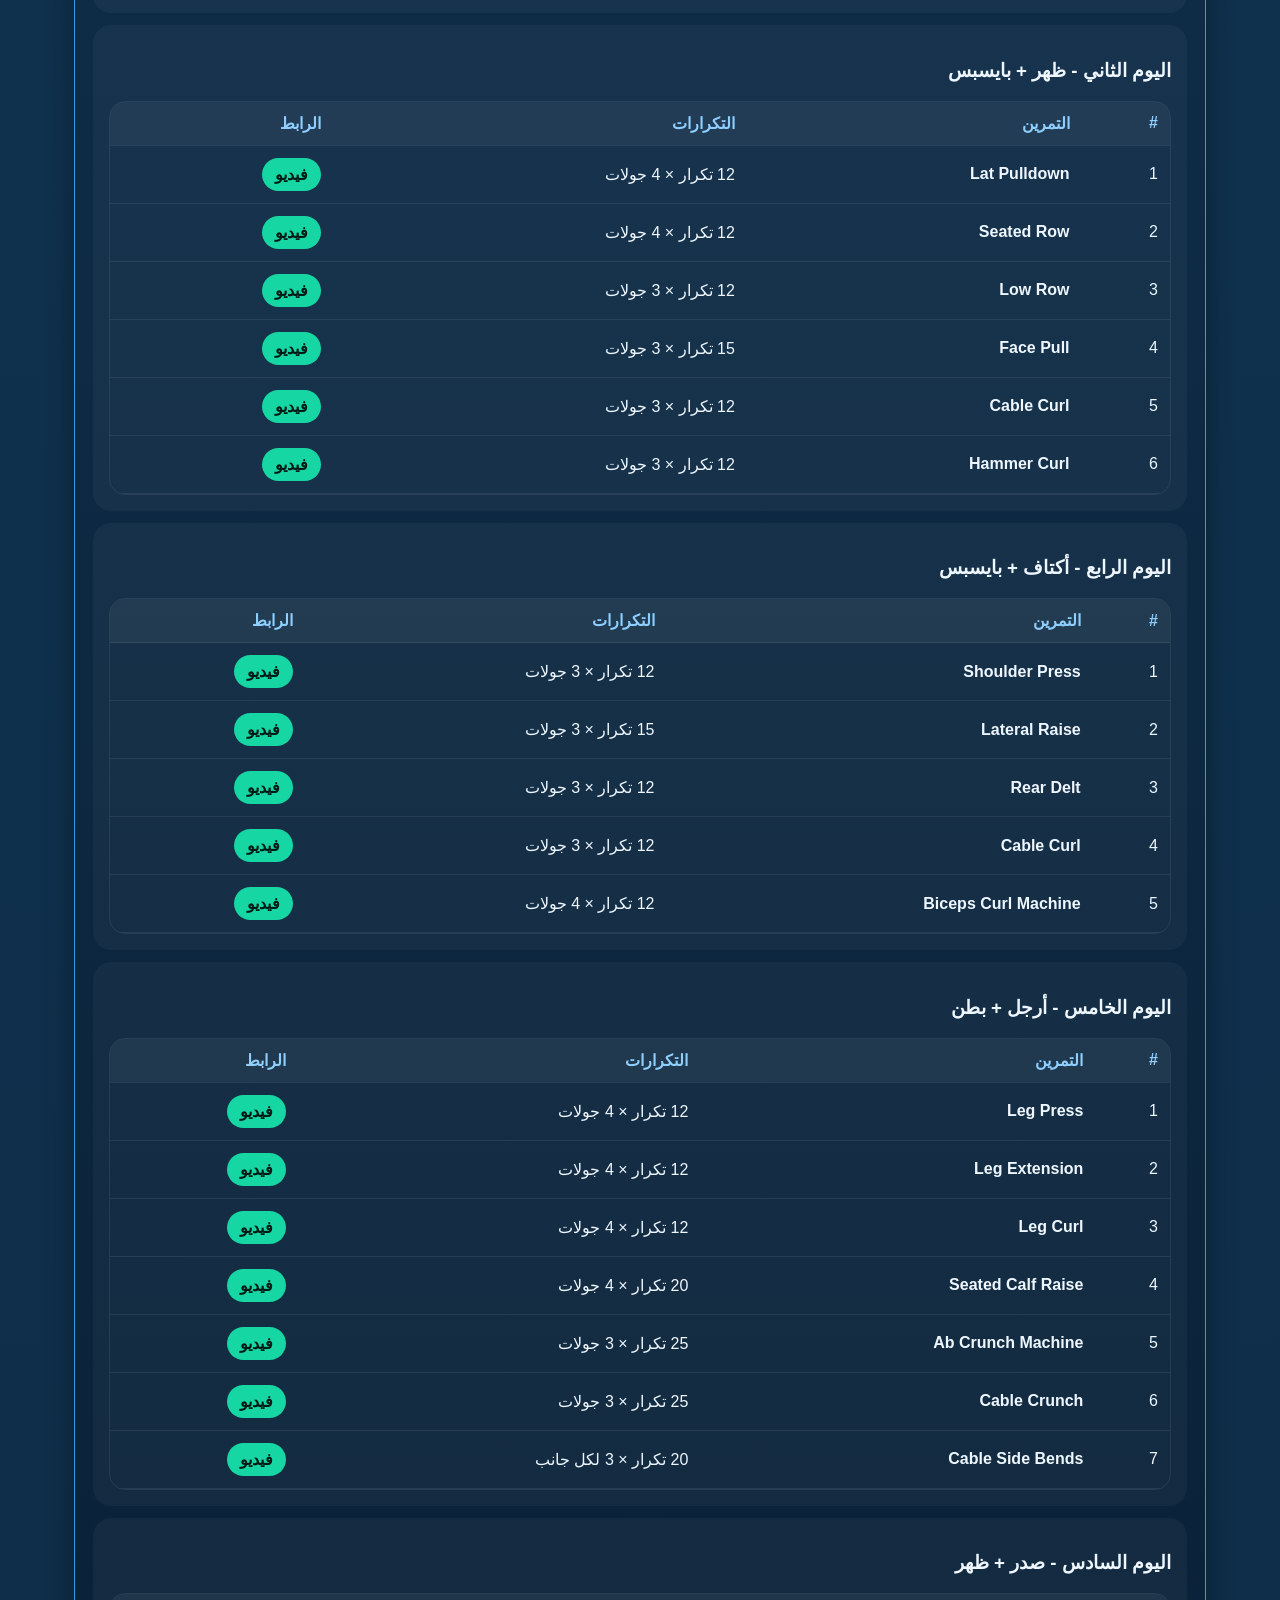
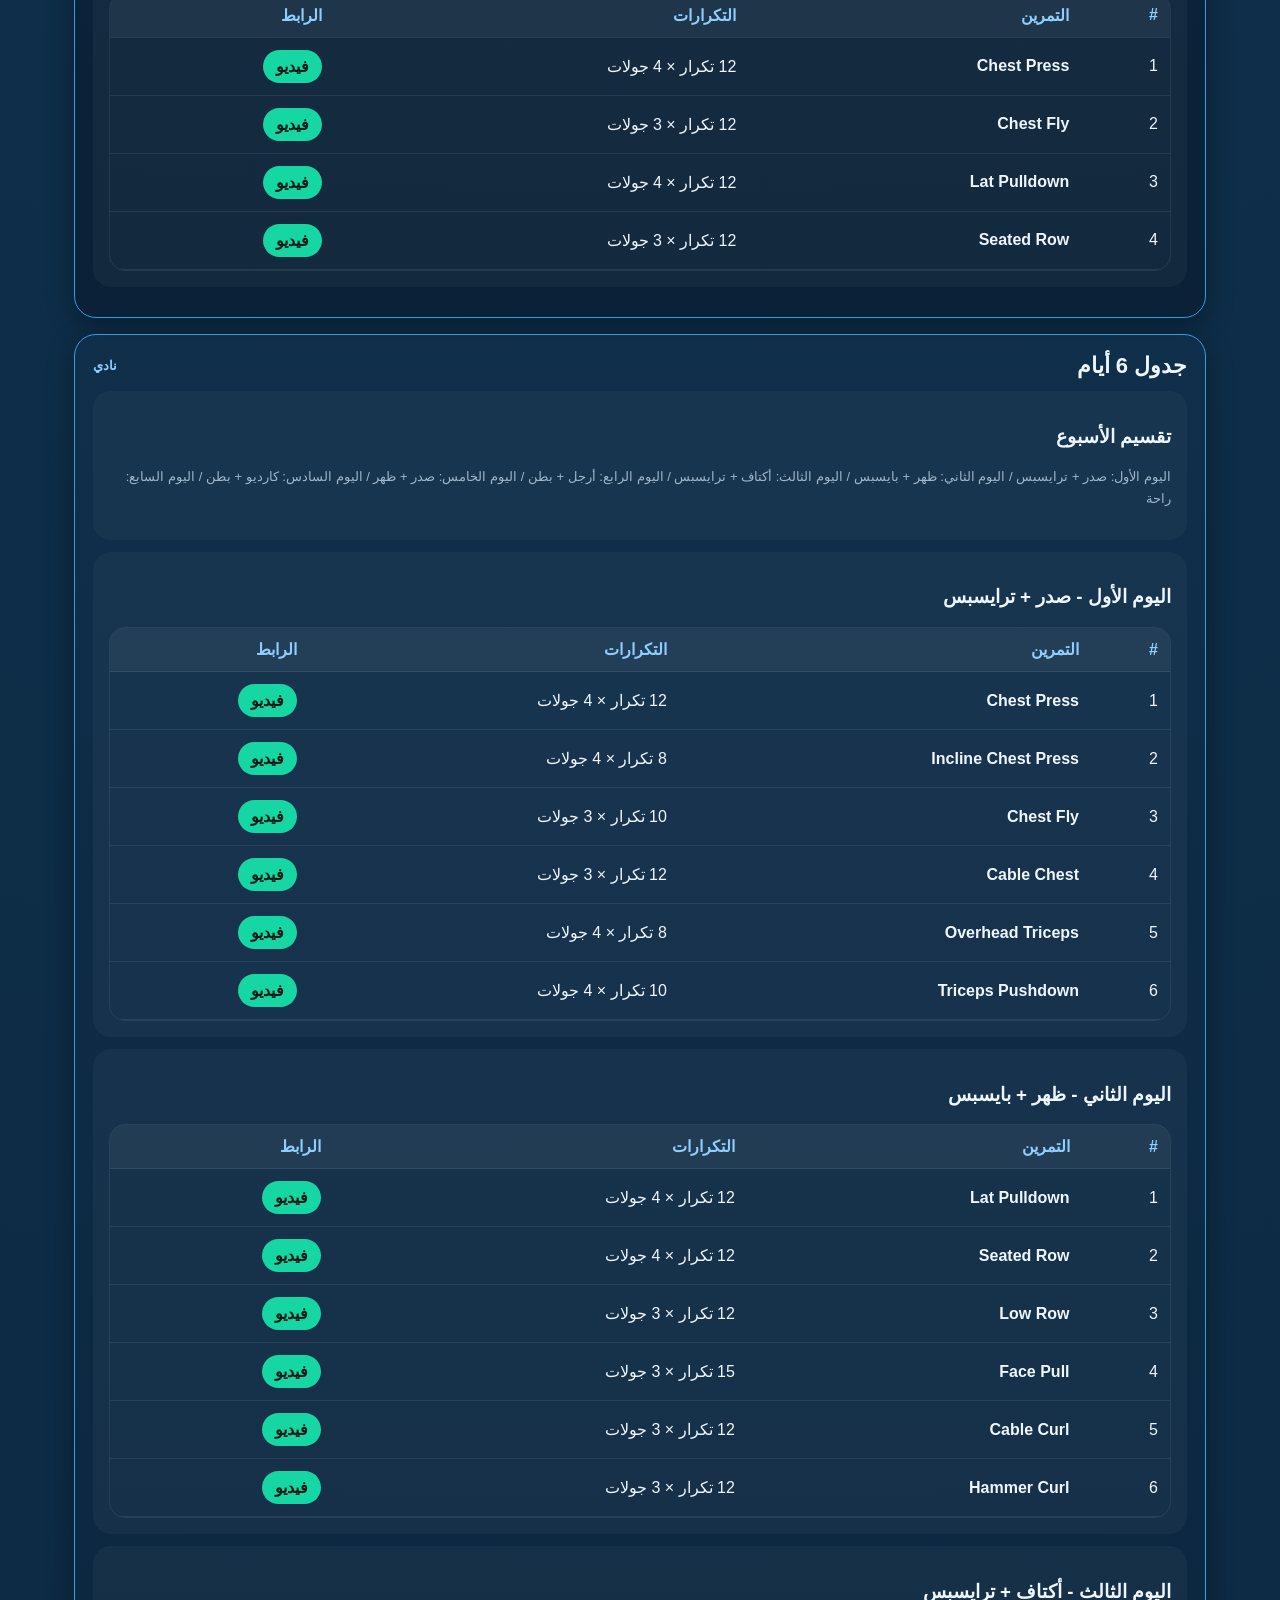
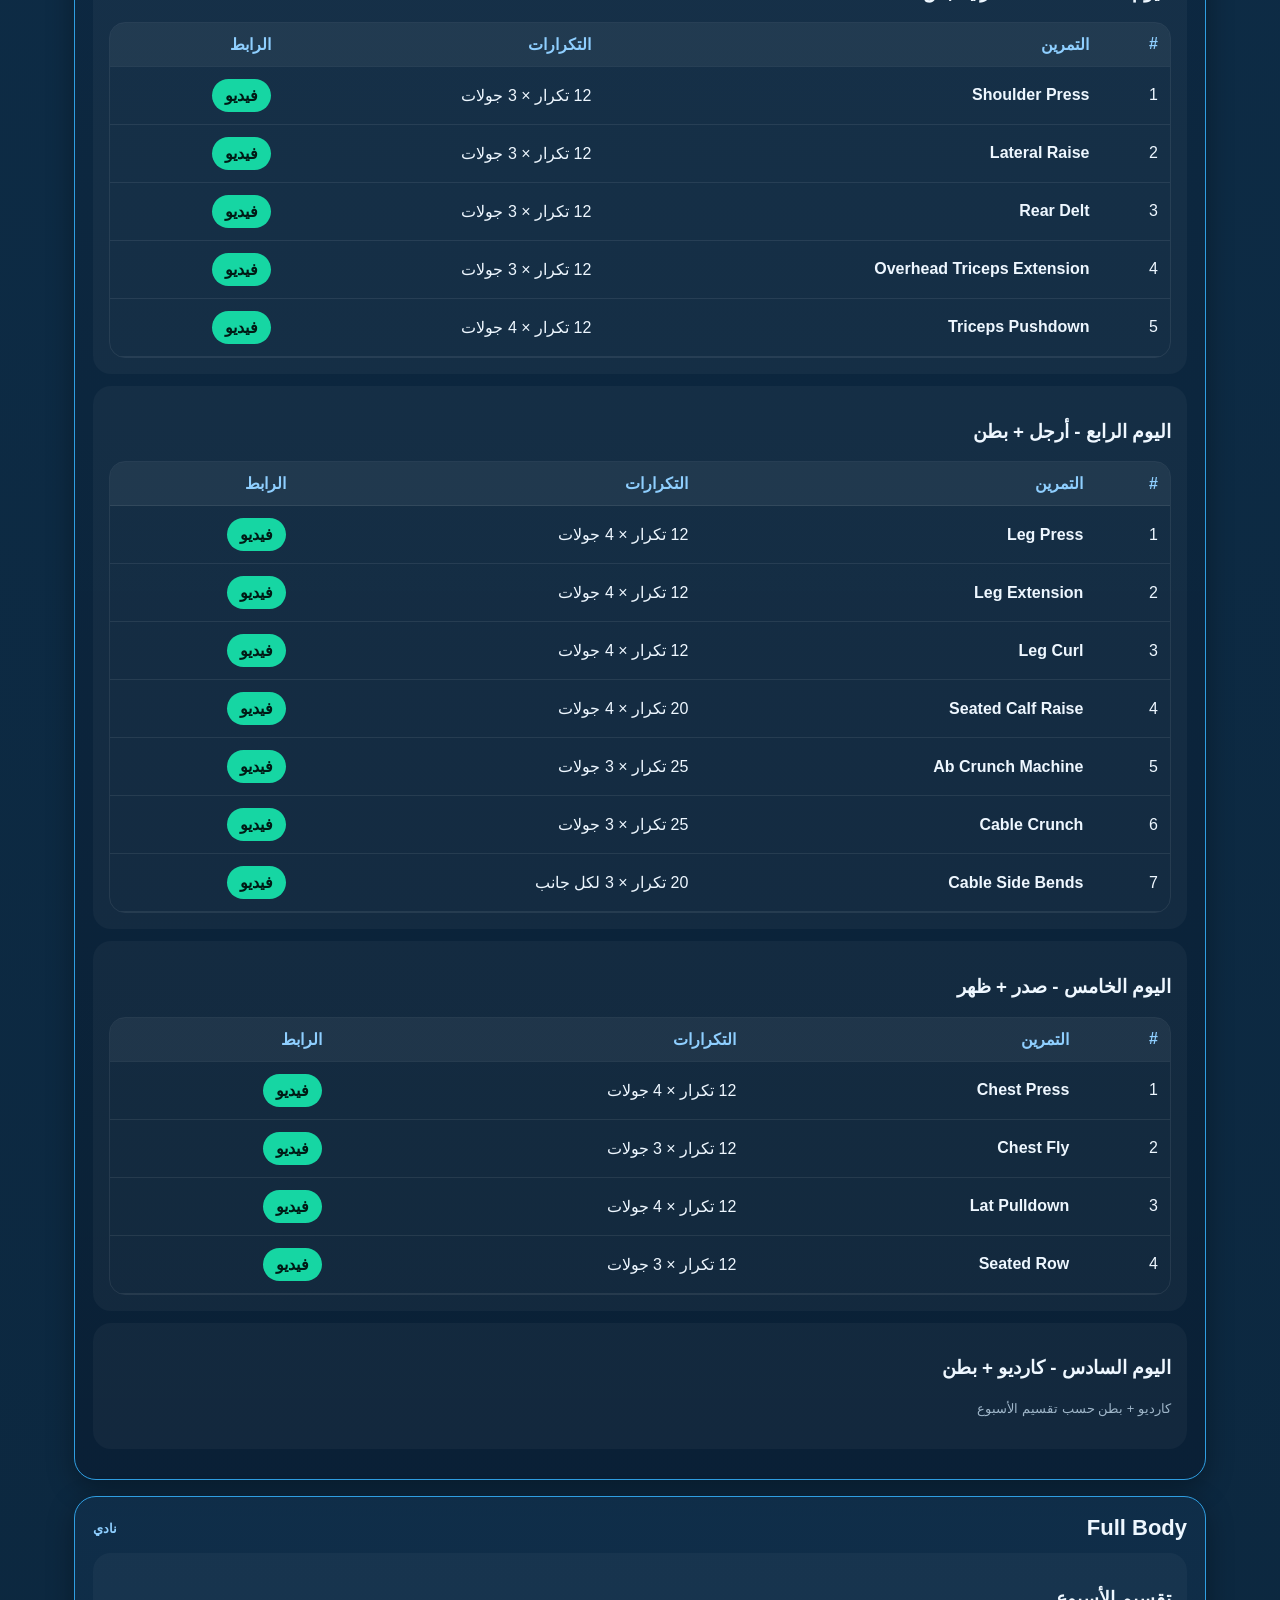
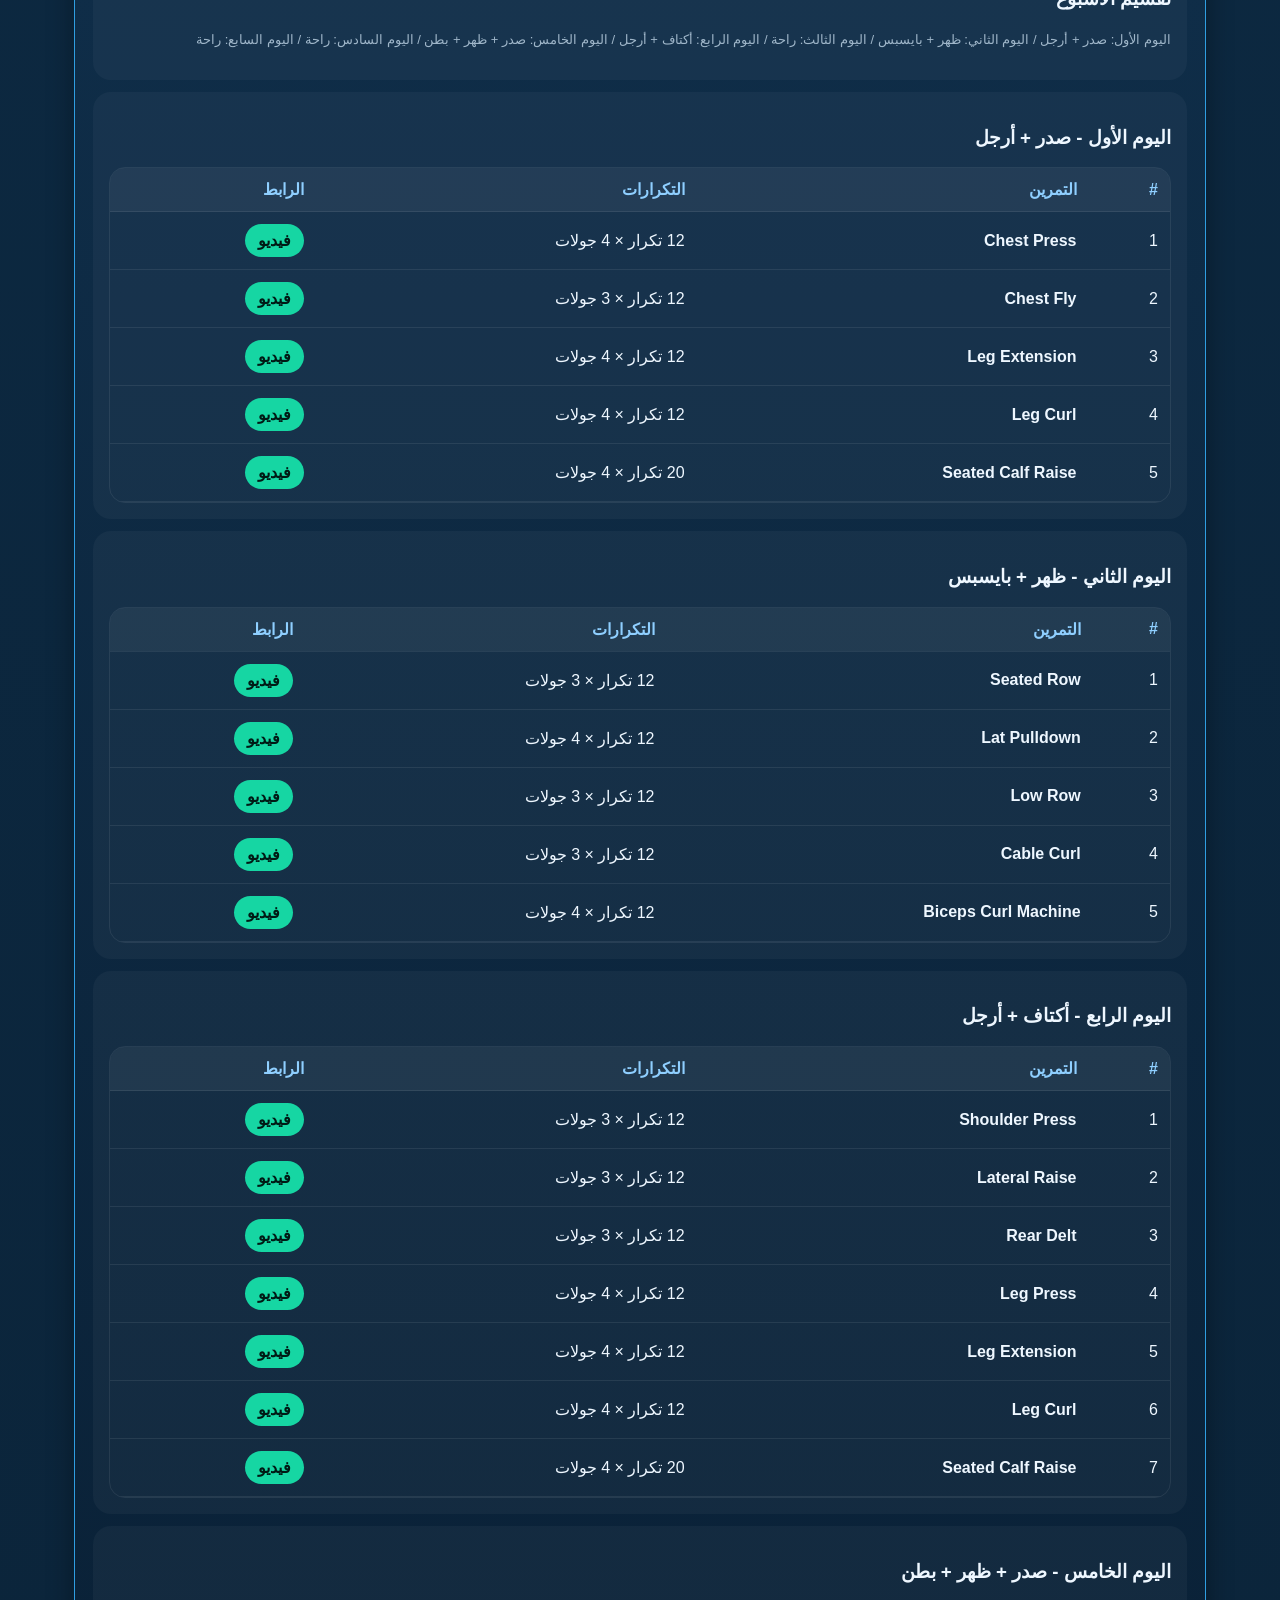
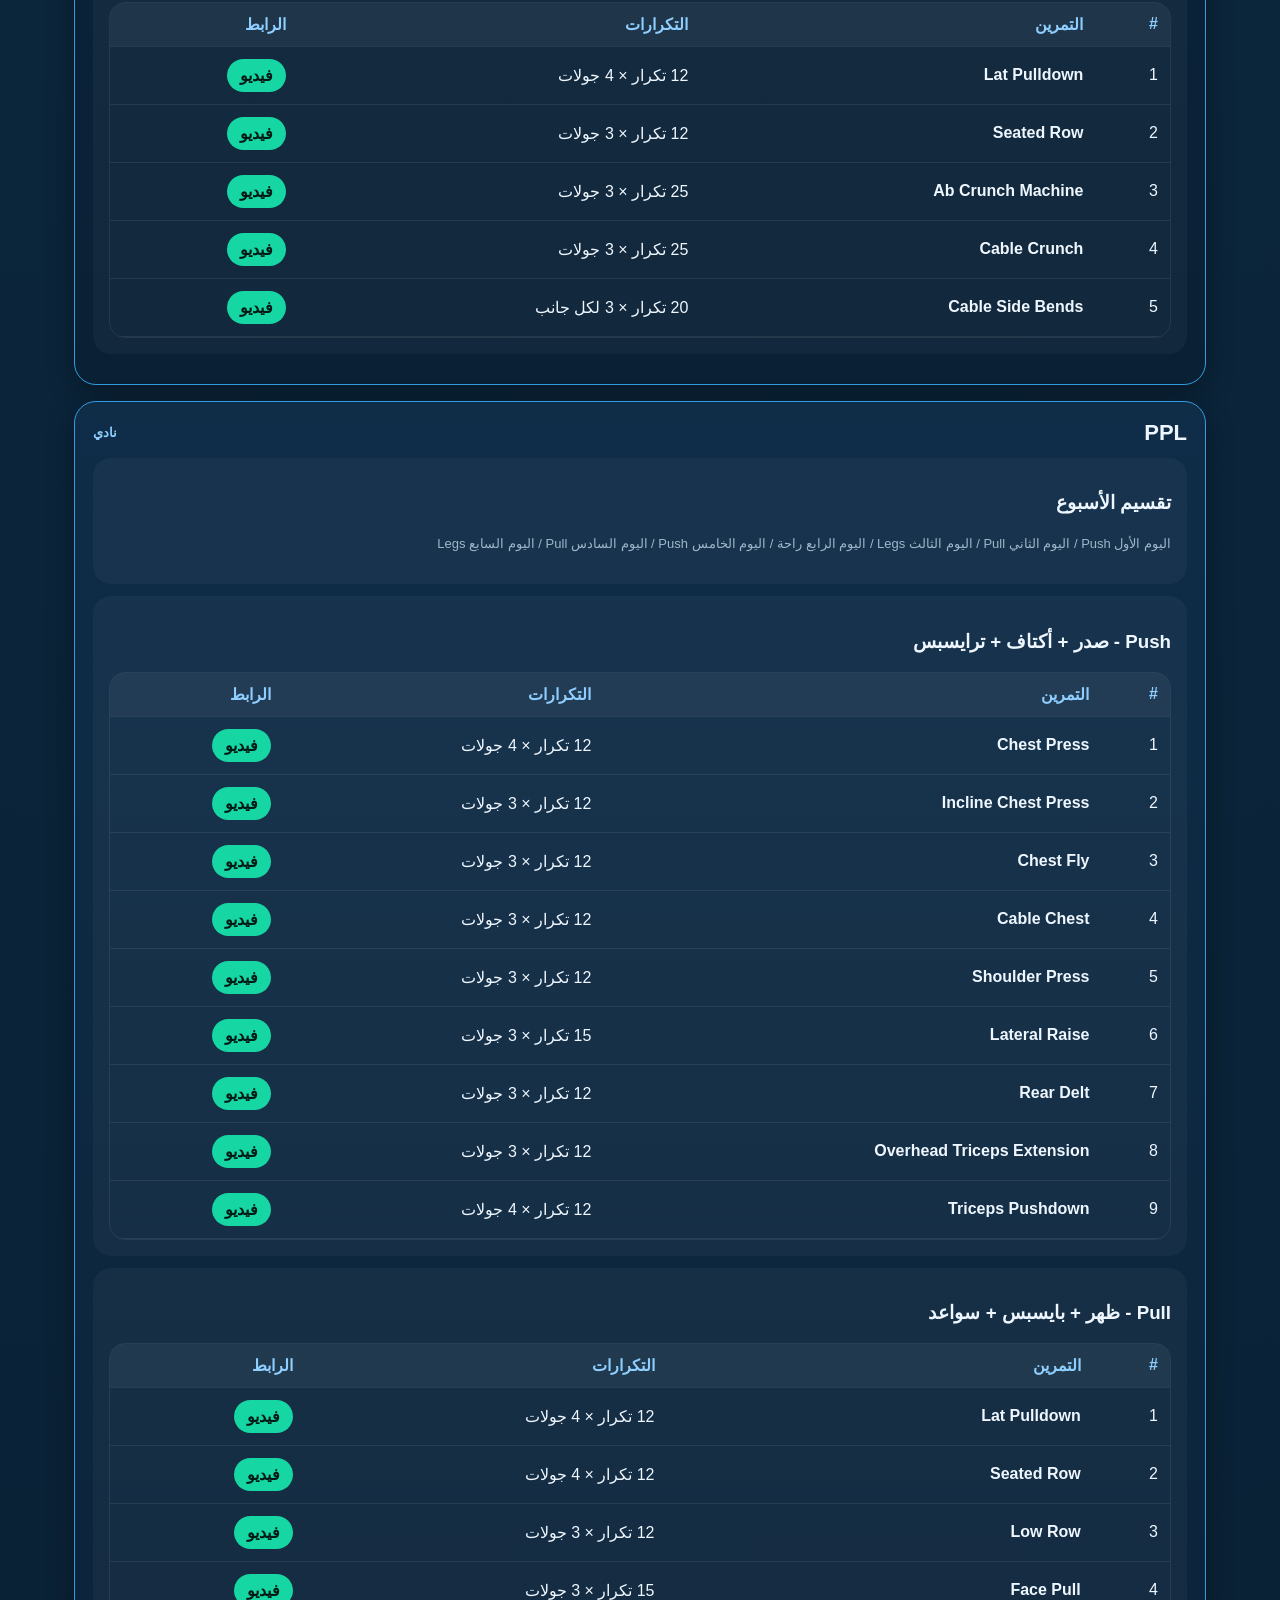
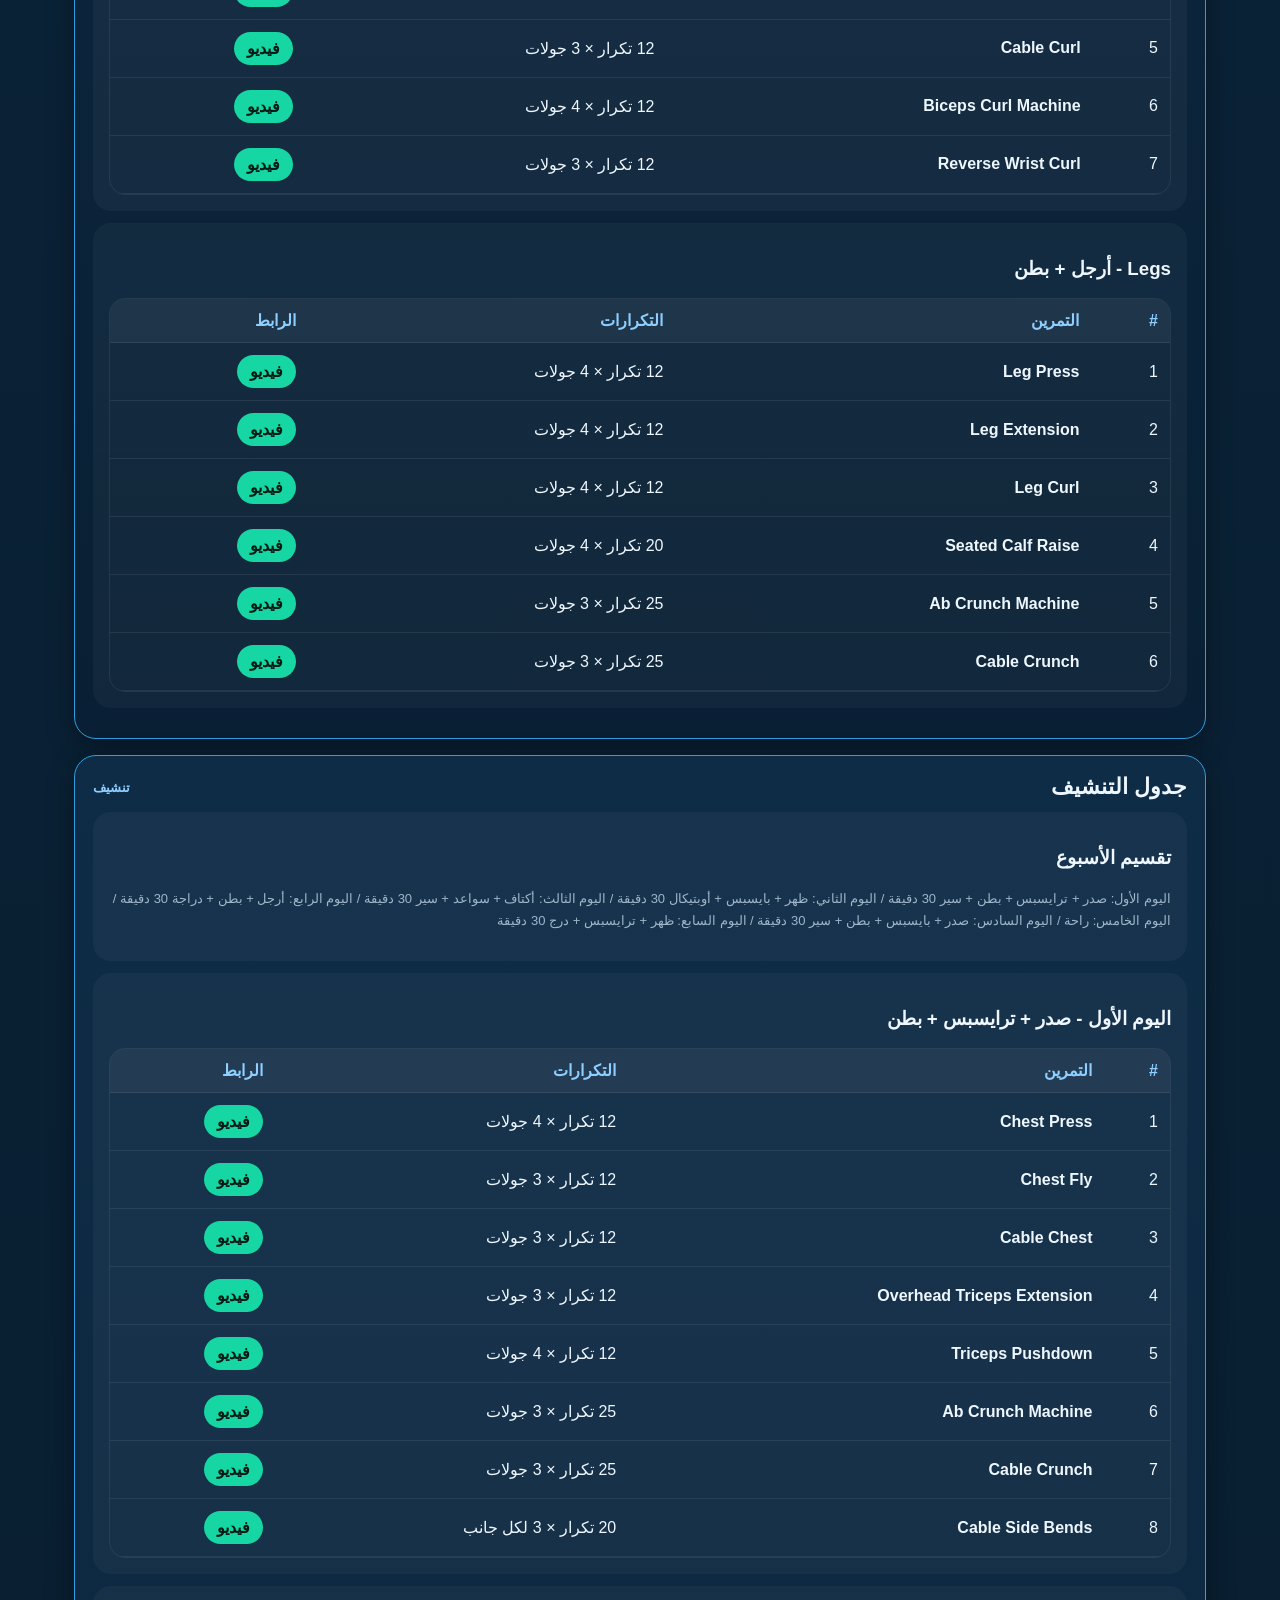
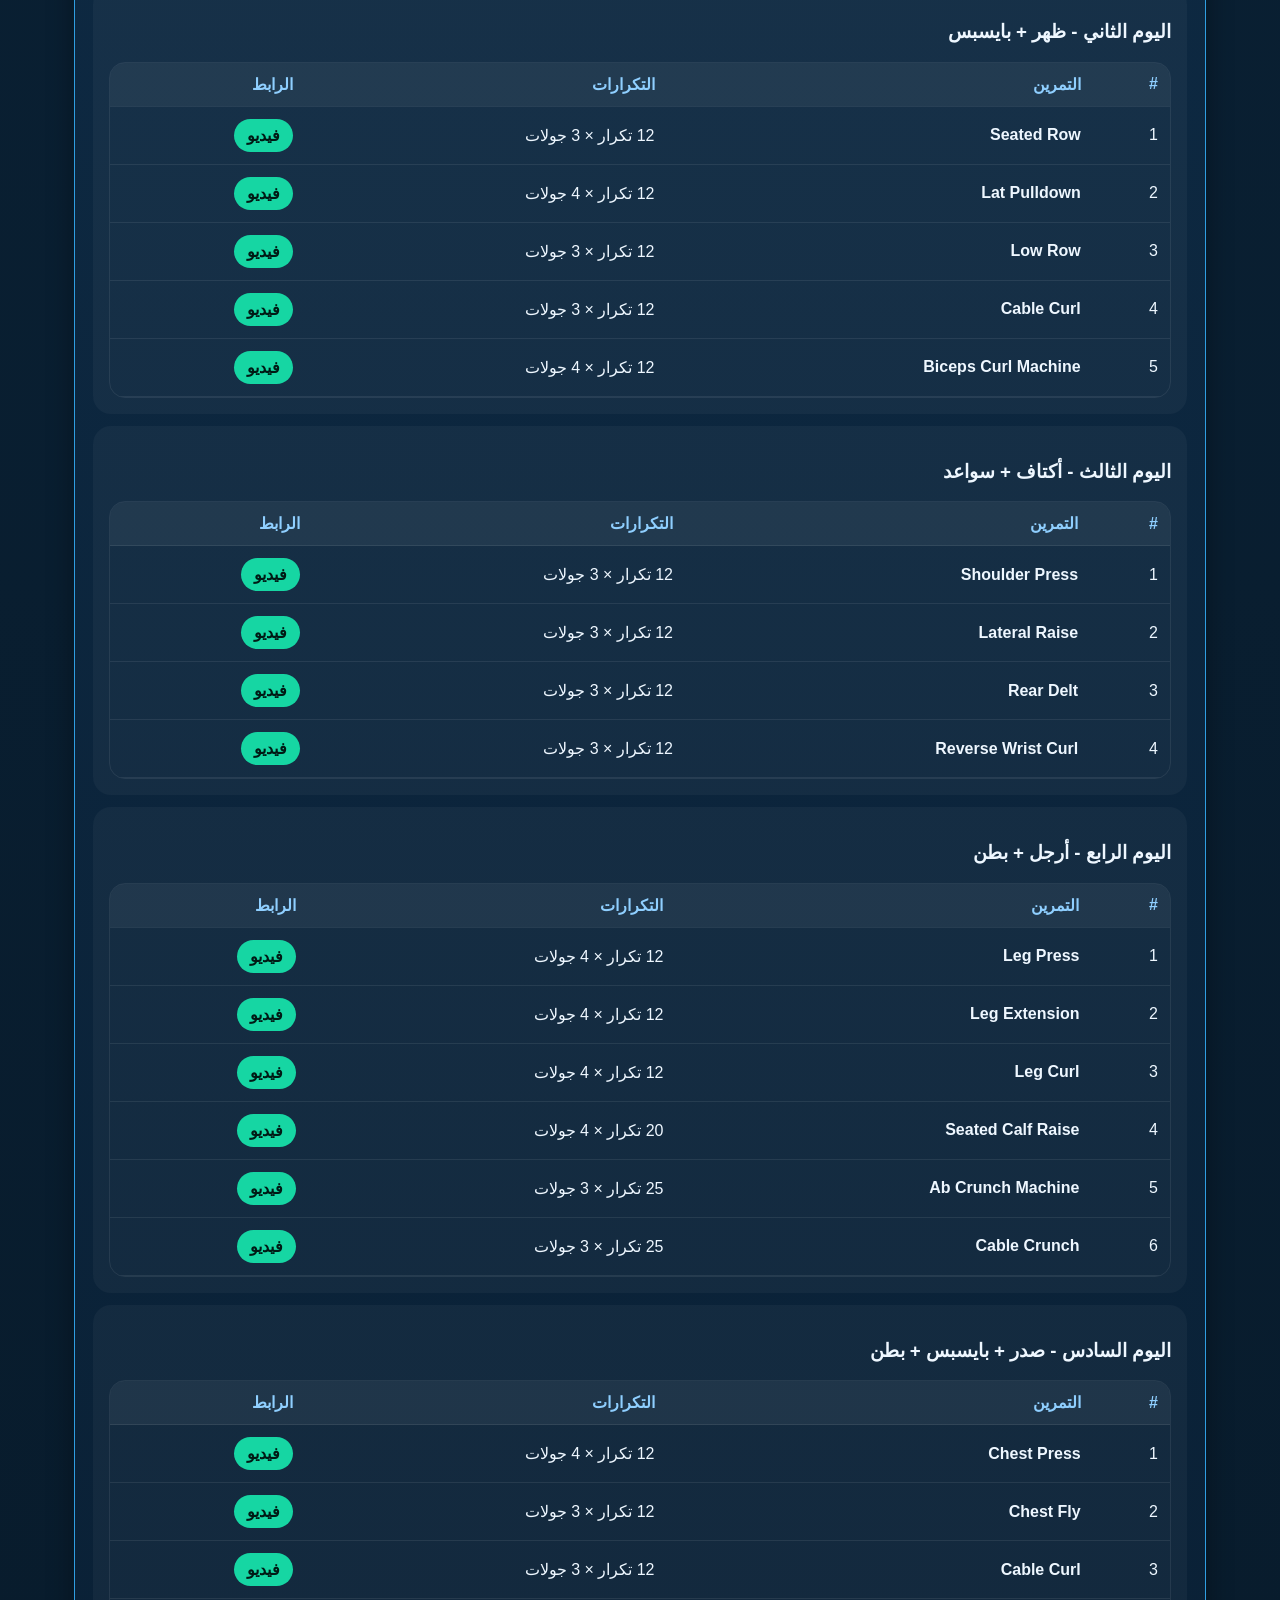
<file: jawla-free-site/workouts.html>
<!doctype html><html lang="ar" dir="rtl"><head><meta charset="UTF-8"><meta name="viewport" content="width=device-width,initial-scale=1"><title>تمارين جولة</title><link rel="stylesheet" href="css/style.css"></head><body><header class="top"><a href="index.html">الرئيسية</a><h1>التمارين</h1><a href="calculator.html">الحاسبة</a></header><main class="container"><section class="hero-mini"><h2>برامج التمارين</h2><p>قسم النادي من ملف JAWLA PDF بنفس روابط الفيديو. وقسم المنزل مضاف بنفس طريقة العرض مع روابط بحث فيديو لكل تمرين.</p><div class="mode-tabs"><button class="tab active" data-mode="">الكل</button><button class="tab" data-mode="نادي">نادي</button><button class="tab" data-mode="منزل">منزل</button></div></section><div class="filters"><input id="wq" placeholder="ابحث عن تمرين أو عضلة"><select id="program"><option value="">كل البرامج</option></select><select id="wtype"><option value="">كل الأقسام</option></select><select id="wlevel"><option value="">كل المستويات</option><option>مبتدئ</option><option>متوسط</option><option>متقدم</option></select></div><div id="wstats" class="stats"></div><div id="workouts" class="workouts-list"></div></main><script src="js/workouts-data.js"></script><script src="js/app.js"></script></body></html>
</file>
<file: jawla-free-site/css/style.css>
:root{--bg:#071b2d;--card:#0f2d48cc;--line:#1b79c8;--cyan:#16baf2;--gold:#f3b63d;--txt:#eef7ff;--muted:#9fb6c9;--danger:#e75858}*{box-sizing:border-box}body{margin:0;font-family:Tahom​a,Arial,sans-serif;background:radial-gradient(circle at top,#123a5c,#061522 70%);color:var(--txt);min-height:100vh}.home{min-height:100vh;display:flex;flex-direction:column;justify-content:center;align-items:center;padding:24px}.brand{text-align:center;margin-bottom:28px}.logo{width:92px;height:92px;margin:auto;border-radius:28px;background:linear-gradient(135deg,#166db9,#80366b);display:grid;place-items:center;font-size:44px;box-shadow:0 0 40px #1a9feb55}.brand h1{font-size:42px;margin:16px 0 6px}.brand p,.big-card p,.hint{color:var(--muted)}.choose{display:grid;grid-template-columns:repeat(2,minmax(260px,430px));gap:20px;width:min(900px,100%)}.big-card{text-decoration:none;color:var(--txt);background:linear-gradient(180deg,#123c60cc,#0b243bcc);border:1px solid #1f74b8;border-radius:28px;padding:34px;min-height:230px;box-shadow:0 10px 40px #0006;transition:.25s}.big-card:hover{transform:translateY(-6px);border-color:var(--cyan);box-shadow:0 0 35px #18a5e355}.big-card span{font-size:54px}.big-card h2{font-size:36px;margin:12px 0}.actions{margin-top:22px;display:flex;gap:12px;flex-wrap:wrap;justify-content:center}.actions a,.top a,button{background:linear-gradient(90deg,#1179c8,#14b7e7);color:white;text-decoration:none;border:0;border-radius:14px;padding:12px 18px;font-weight:bold;cursor:pointer}.top{position:sticky;top:0;z-index:5;display:flex;justify-content:space-between;align-items:center;padding:16px 22px;background:#061522dd;backdrop-filter:blur(12px);border-bottom:1px solid #1a5e91}.top h1{margin:0;font-size:24px}.container{width:min(1180px,100%);margin:auto;padding:24px}.filters{display:grid;grid-template-columns:repeat(auto-fit,minmax(170px,1fr));gap:12px;background:var(--card);padding:16px;border:1px solid #1b5e91;border-radius:22px;margin-bottom:18px}input,select{width:100%;padding:13px 14px;border-radius:14px;border:1px solid #225d88;background:#081e31;color:white}label{color:var(--muted);font-size:13px}.stats{margin:12px 0;color:#d7ecff}.grid{display:grid;grid-template-columns:repeat(auto-fit,minmax(270px,1fr));gap:16px}.meal-card,.program-card,.panel,.result{background:linear-gradient(180deg,#102f4bcc,#091f34dd);border:1px solid #1d628f;border-radius:22px;padding:18px;box-shadow:0 8px 28px #0005}.meal-card h3{margin:0 0 10px;color:#fff}.badge{display:inline-block;background:#1b75bb;padding:6px 10px;border-radius:999px;margin:4px;font-size:12px}.macro{display:grid;grid-template-columns:repeat(4,1fr);gap:8px;margin:12px 0}.macro div{background:#06192a;border-radius:12px;text-align:center;padding:8px}.macro b{display:block;color:var(--gold);font-size:18px}.small{color:var(--muted);font-size:13px;line-height:1.7}.workouts-list{display:grid;gap:16px}.program-card summary{cursor:pointer;font-size:22px;font-weight:bold}.day{margin:12px 0;padding:12px;border-radius:14px;background:#071b2d}.day ul{columns:2}.calc,.admin{display:grid;grid-template-columns:minmax(280px,440px) 1fr;gap:18px}.panel{display:grid;gap:12px}.result h2{color:var(--gold)}.hidden{display:none!important}.danger{background:var(--danger)}table{width:100%;border-collapse:collapse}td,th{border-bottom:1px solid #234760;padding:10px;text-align:right}.tableWrap{overflow:auto;max-height:520px}@media(max-width:760px){.choose,.calc,.admin{grid-template-columns:1fr}.brand h1{font-size:32px}.day ul{columns:1}}
.hero-mini{background:linear-gradient(135deg,rgba(39,255,197,.12),rgba(56,128,255,.10));border:1px solid rgba(255,255,255,.10);border-radius:24px;padding:22px;margin:16px 0}.hero-mini h2{margin:0 0 8px}.hero-mini p{margin:0;color:#b9c7d9}.chips{display:flex;gap:8px;flex-wrap:wrap;margin:10px 0}.chips span,.badge{background:rgba(255,255,255,.08);border:1px solid rgba(255,255,255,.10);border-radius:999px;padding:6px 10px;color:#dce8f6;font-size:13px}.compact-card .small{display:none}.small-btn{width:100%;margin-top:12px}.modal{position:fixed;inset:0;background:rgba(0,0,0,.72);display:flex;align-items:center;justify-content:center;padding:20px;z-index:99}.modal.hidden{display:none}.modal-card{position:relative;max-width:760px;width:min(760px,100%);max-height:86vh;overflow:auto;background:#071323;border:1px solid rgba(255,255,255,.13);border-radius:24px;padding:24px;box-shadow:0 30px 90px rgba(0,0,0,.55)}.modal-close{position:absolute;left:16px;top:14px;border:0;background:rgba(255,255,255,.1);color:#fff;border-radius:12px;width:40px;height:40px;font-size:28px;cursor:pointer}.detail-macro{margin:18px 0}.program-card summary{display:flex;justify-content:space-between;align-items:center;gap:12px}.program-card summary small{color:#8fcfff;font-size:13px}.table-wrap{overflow:auto;border-radius:16px;border:1px solid rgba(255,255,255,.08);margin-top:12px}.exercise-table{width:100%;border-collapse:collapse;min-width:580px}.exercise-table th,.exercise-table td{padding:12px;border-bottom:1px solid rgba(255,255,255,.08);text-align:right}.exercise-table th{color:#8fcfff;background:rgba(255,255,255,.05)}.video-link{display:inline-block;background:#16d6a3;color:#001a15!important;text-decoration:none;border-radius:999px;padding:7px 13px;font-weight:800}.empty{padding:30px;text-align:center;color:#c7d5e4}.day{background:rgba(255,255,255,.035);border-radius:18px;padding:16px;margin:12px 0}

.mode-tabs{display:flex;gap:10px;flex-wrap:wrap;margin-top:16px}.tab{background:rgba(255,255,255,.08);border:1px solid rgba(255,255,255,.14);color:#eaf7ff}.tab.active{background:linear-gradient(90deg,#16baf2,#16d6a3);color:#03131f}.source-note{background:rgba(243,182,61,.12);border:1px solid rgba(243,182,61,.28);border-radius:14px;padding:10px 12px;color:#ffe0a0}.program-card[open]{border-color:#2f9ee1}.exercise-table tr:hover td{background:rgba(255,255,255,.035)}

.hero-mini{background:rgba(255,255,255,.06);border:1px solid rgba(255,255,255,.12);border-radius:24px;padding:22px;margin-bottom:18px;text-align:center}
.hero-mini h2{margin:0 0 8px;font-size:28px}.hero-mini p{margin:0;color:#cbd5e1}
.calc-grid{display:grid;grid-template-columns:repeat(auto-fit,minmax(210px,1fr));gap:14px;align-items:end}
.calc-grid label{display:flex;flex-direction:column;gap:8px;color:#e5e7eb;font-weight:700}.calc-grid input,.calc-grid select{width:100%;box-sizing:border-box}
.primary-btn{background:linear-gradient(135deg,#00d4ff,#0066ff);color:white;border:0;border-radius:16px;padding:15px 20px;font-weight:900;cursor:pointer;box-shadow:0 10px 30px rgba(0,102,255,.25)}
.warn{background:rgba(255,193,7,.12);border:1px solid rgba(255,193,7,.35);padding:18px;border-radius:18px;color:#fff;margin-top:18px}
.result h2{margin-top:24px}.result-grid{display:grid;grid-template-columns:repeat(auto-fit,minmax(180px,1fr));gap:14px;margin:14px 0}.result-card{background:rgba(255,255,255,.07);border:1px solid rgba(255,255,255,.12);border-radius:20px;padding:18px}.result-card small{display:block;color:#cbd5e1;margin-bottom:8px}.result-card b{display:block;font-size:30px;color:#fff}.result-card span{color:#93c5fd}.result-card.wide{margin-top:14px}.result-card h3{margin:0 0 12px}.result-card p{color:#e5e7eb}.macro{display:grid;grid-template-columns:repeat(auto-fit,minmax(140px,1fr));gap:12px}.macro div{background:rgba(0,0,0,.18);border-radius:16px;padding:15px;text-align:center}.macro b{font-size:26px}.macro span{display:block;margin-top:5px;color:#cbd5e1}
</file>
